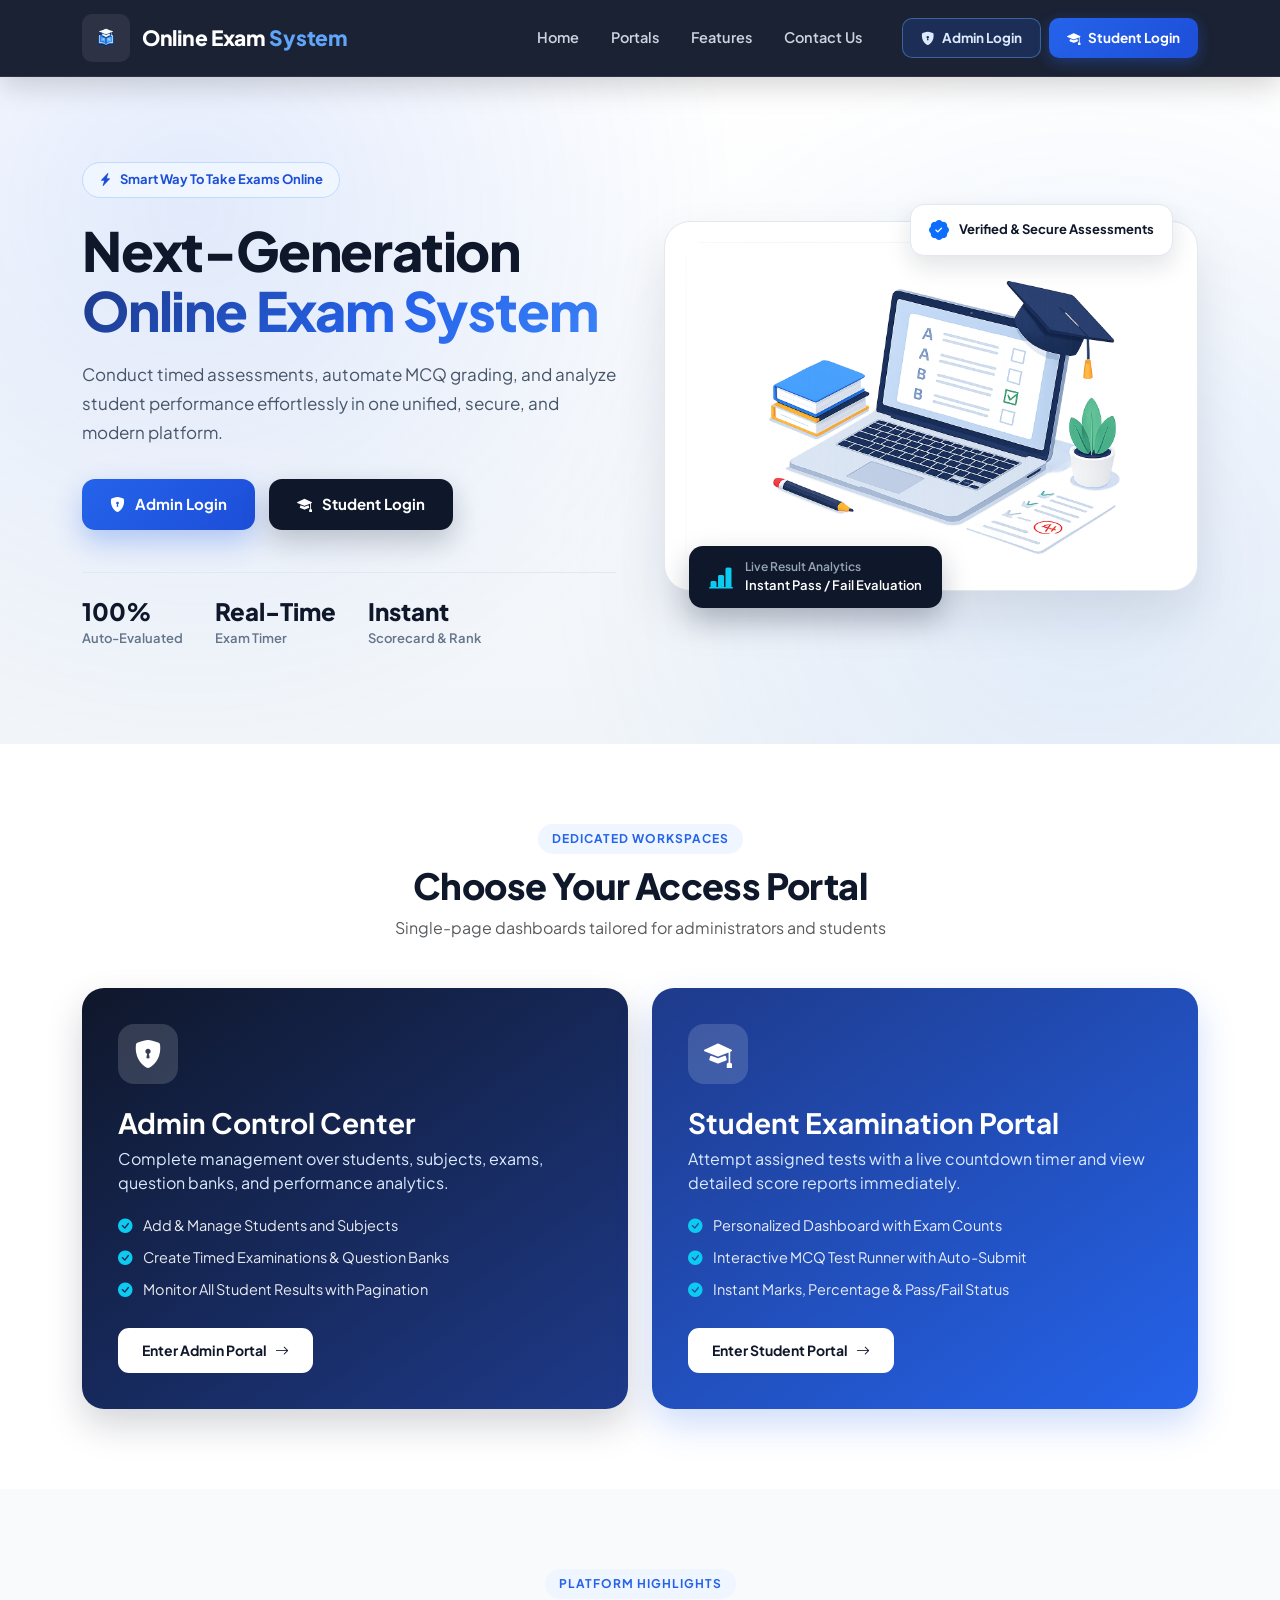
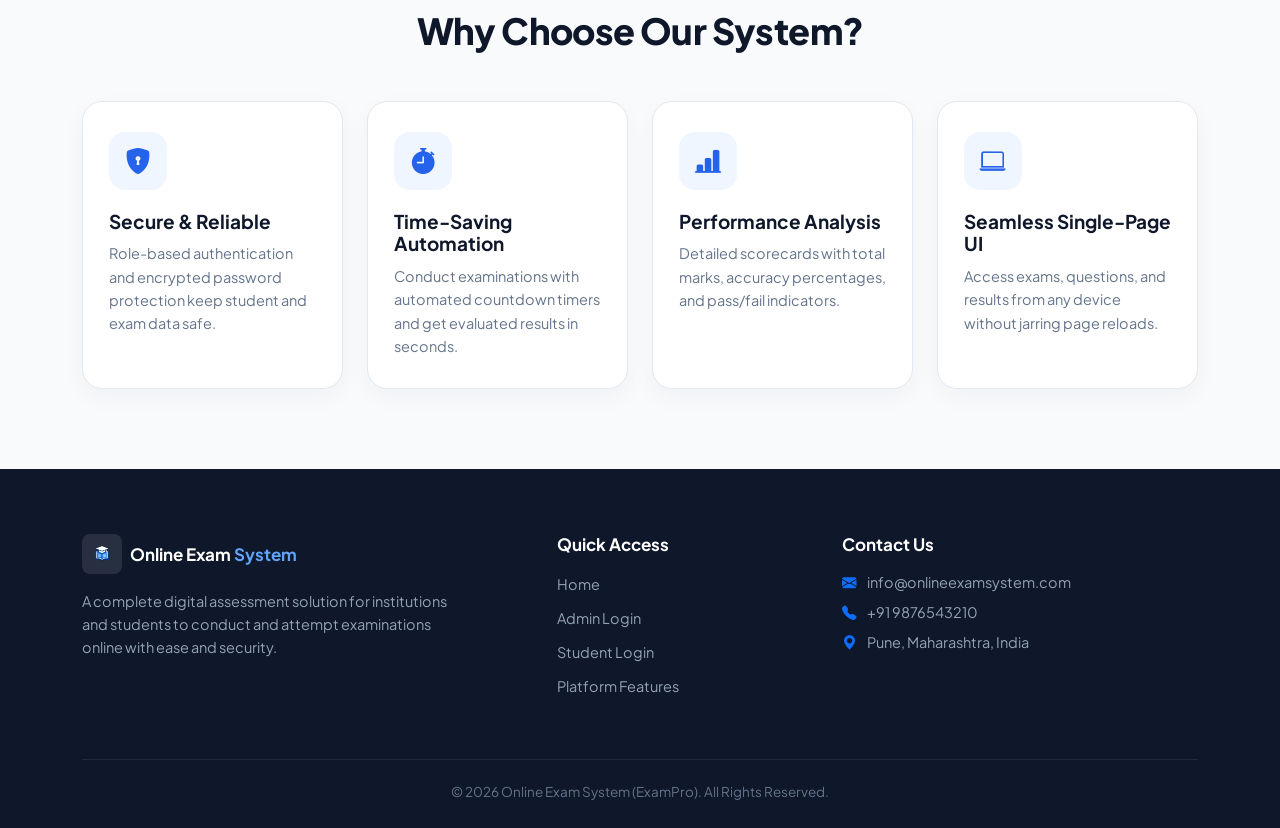
<file: src/main/webapp/index.html>
<!DOCTYPE html>
<html lang="en">
<head>
<meta charset="UTF-8">
<meta http-equiv="refresh" content="0; url=Home.html">
<title>Online Examination System</title>
</head>
<body>
<script>window.location.replace("Home.html");</script>
</body>
</html>
</file>
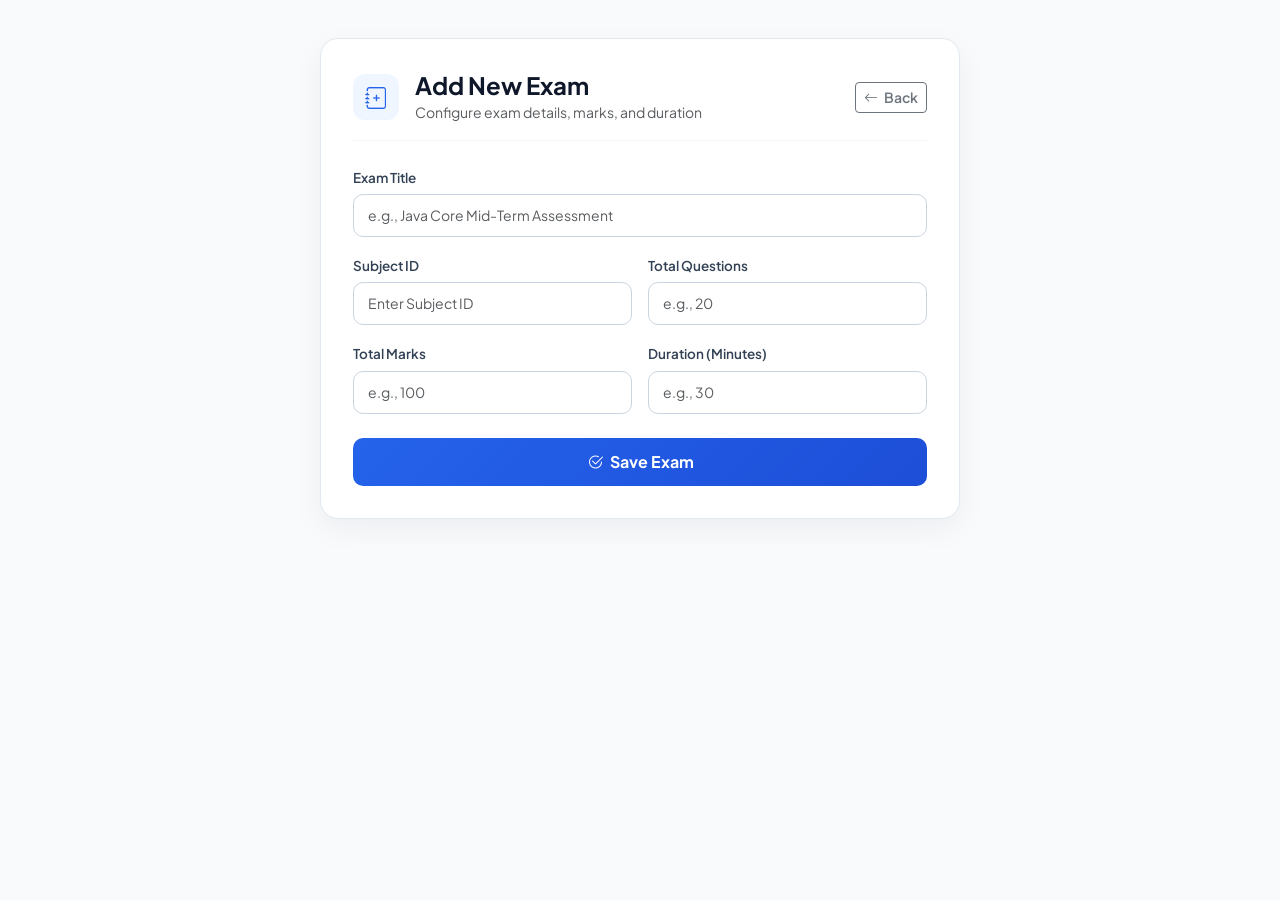
<file: src/main/webapp/addExam.html>
<!DOCTYPE html>
<html lang="en">
<head>
<meta charset="UTF-8">
<meta name="viewport" content="width=device-width, initial-scale=1.0">
<title>Add Exam</title>
<link href="https://fonts.googleapis.com/css2?family=Plus+Jakarta+Sans:wght@400;500;600;700&display=swap" rel="stylesheet">
<link rel="stylesheet" href="https://cdn.jsdelivr.net/npm/bootstrap@5.3.0/dist/css/bootstrap.min.css">
<link rel="stylesheet" href="https://cdn.jsdelivr.net/npm/bootstrap-icons@1.11.3/font/bootstrap-icons.css">
<style>
body {
    background: #f8fafc;
    font-family: 'Plus Jakarta Sans', sans-serif;
    padding: 28px;
    color: #0f172a;
}
.form-card {
    max-width: 640px;
    margin: 10px auto;
    background: #ffffff;
    border-radius: 18px;
    padding: 32px;
    border: 1px solid #e2e8f0;
    box-shadow: 0 10px 30px rgba(15, 23, 42, 0.05);
}
.card-header-box {
    display: flex;
    justify-content: space-between;
    align-items: center;
    gap: 14px;
    margin-bottom: 24px;
    padding-bottom: 16px;
    border-bottom: 1px solid #f1f5f9;
}
.header-icon {
    width: 46px;
    height: 46px;
    border-radius: 12px;
    background: #eff6ff;
    color: #2563eb;
    display: flex;
    align-items: center;
    justify-content: center;
    font-size: 22px;
}
.form-label {
    font-weight: 600;
    font-size: 13.5px;
    color: #334155;
    margin-bottom: 6px;
}
.form-control {
    border-radius: 10px;
    padding: 10px 14px;
    border: 1px solid #cbd5e1;
    font-size: 14px;
}
.form-control:focus {
    border-color: #2563eb;
    box-shadow: 0 0 0 3px rgba(37, 99, 235, 0.12);
}
.btn-submit {
    background: linear-gradient(135deg, #2563eb, #1d4ed8);
    color: #fff;
    border: none;
    padding: 12px 20px;
    border-radius: 10px;
    font-weight: 700;
    width: 100%;
    transition: all 0.2s ease;
}
.btn-submit:hover {
    opacity: 0.95;
    transform: translateY(-1px);
    color: #fff;
}
@media (max-width: 576px) {
    body {
        padding: 12px;
    }
    .form-card {
        padding: 20px 16px;
        border-radius: 14px;
    }
    .card-header-box {
        flex-wrap: wrap;
    }
}
</style>
</head>
<body>

<div class="form-card">
    <div class="card-header-box">
        <div class="d-flex align-items-center gap-3">
            <div class="header-icon"><i class="bi bi-journal-plus"></i></div>
            <div>
                <h4 class="fw-bold m-0">Add New Exam</h4>
                <span class="text-muted small">Configure exam details, marks, and duration</span>
            </div>
        </div>
        <a href="viewExam" class="btn btn-outline-secondary btn-sm fw-semibold">
            <i class="bi bi-arrow-left me-1"></i> Back
        </a>
    </div>

    <div id="alertBox"></div>

    <form action="addExam" method="post">
        <div class="mb-3">
            <label class="form-label">Exam Title</label>
            <input type="text" name="examName" class="form-control" placeholder="e.g., Java Core Mid-Term Assessment" required>
        </div>

        <div class="row g-3 mb-3">
            <div class="col-sm-6">
                <label class="form-label">Subject ID</label>
                <input type="number" name="subjectId" class="form-control" placeholder="Enter Subject ID" required>
            </div>
            <div class="col-sm-6">
                <label class="form-label">Total Questions</label>
                <input type="number" name="totalQuestions" class="form-control" placeholder="e.g., 20" required>
            </div>
        </div>

        <div class="row g-3 mb-4">
            <div class="col-sm-6">
                <label class="form-label">Total Marks</label>
                <input type="number" name="totalMarks" class="form-control" placeholder="e.g., 100" required>
            </div>
            <div class="col-sm-6">
                <label class="form-label">Duration (Minutes)</label>
                <input type="number" name="examDuration" class="form-control" placeholder="e.g., 30" required>
            </div>
        </div>

        <button type="submit" class="btn-submit">
            <i class="bi bi-check2-circle me-1"></i> Save Exam
        </button>
    </form>
</div>

<script>
const params = new URLSearchParams(window.location.search);
if (params.get('msg') === 'success') {
    document.getElementById('alertBox').innerHTML = '<div class="alert alert-success py-2 small fw-semibold"><i class="bi bi-check-circle-fill me-1"></i> Exam added successfully! <a href="viewExam" class="ms-2 fw-bold">View List</a></div>';
} else if (params.get('msg') === 'fail') {
    document.getElementById('alertBox').innerHTML = '<div class="alert alert-danger py-2 small fw-semibold"><i class="bi bi-exclamation-triangle-fill me-1"></i> Failed to add exam. Please check Subject ID.</div>';
}
</script>
</body>
</html>
</file>
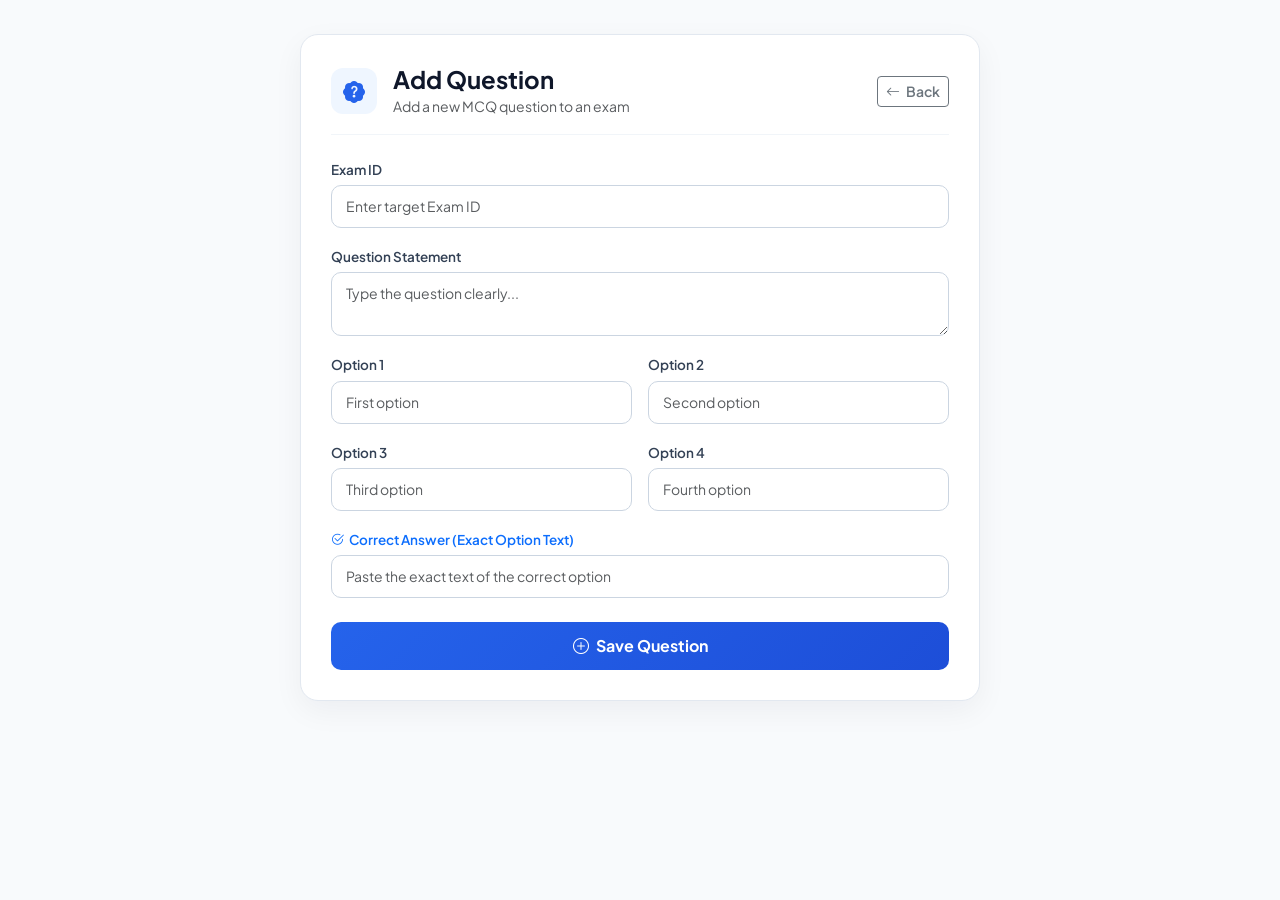
<file: src/main/webapp/addQuestion.html>
<!DOCTYPE html>
<html lang="en">
<head>
<meta charset="UTF-8">
<meta name="viewport" content="width=device-width, initial-scale=1.0">
<title>Add Question</title>
<link href="https://fonts.googleapis.com/css2?family=Plus+Jakarta+Sans:wght@400;500;600;700&display=swap" rel="stylesheet">
<link href="https://cdn.jsdelivr.net/npm/bootstrap@5.3.0/dist/css/bootstrap.min.css" rel="stylesheet">
<link href="https://cdn.jsdelivr.net/npm/bootstrap-icons@1.11.3/font/bootstrap-icons.css" rel="stylesheet">
<style>
body {
    background: #f8fafc;
    font-family: 'Plus Jakarta Sans', sans-serif;
    padding: 24px;
    color: #0f172a;
}
.card-box {
    max-width: 680px;
    margin: 10px auto;
    background: #ffffff;
    padding: 30px;
    border-radius: 18px;
    border: 1px solid #e2e8f0;
    box-shadow: 0 10px 30px rgba(15, 23, 42, 0.05);
}
.card-header-box {
    display: flex;
    justify-content: space-between;
    align-items: center;
    gap: 14px;
    margin-bottom: 22px;
    padding-bottom: 16px;
    border-bottom: 1px solid #f1f5f9;
}
.header-icon {
    width: 46px;
    height: 46px;
    border-radius: 12px;
    background: #eff6ff;
    color: #2563eb;
    display: flex;
    align-items: center;
    justify-content: center;
    font-size: 22px;
}
label {
    font-weight: 600;
    font-size: 13.5px;
    color: #334155;
    margin-bottom: 5px;
}
.form-control {
    border-radius: 10px;
    padding: 10px 14px;
    border: 1px solid #cbd5e1;
    font-size: 14px;
}
.form-control:focus {
    border-color: #2563eb;
    box-shadow: 0 0 0 3px rgba(37, 99, 235, 0.12);
}
.btn-submit {
    background: linear-gradient(135deg, #2563eb, #1d4ed8);
    color: #fff;
    border: none;
    padding: 12px 20px;
    border-radius: 10px;
    font-weight: 700;
    width: 100%;
    transition: all 0.2s ease;
}
.btn-submit:hover {
    opacity: 0.95;
    color: #fff;
}
@media (max-width: 576px) {
    body {
        padding: 12px;
    }
    .card-box {
        padding: 20px 16px;
        border-radius: 14px;
    }
    .card-header-box {
        flex-wrap: wrap;
    }
}
</style>
</head>
<body>

<div class="card-box">
    <div class="card-header-box">
        <div class="d-flex align-items-center gap-3">
            <div class="header-icon"><i class="bi bi-patch-question-fill"></i></div>
            <div>
                <h4 class="fw-bold m-0">Add Question</h4>
                <span class="text-muted small">Add a new MCQ question to an exam</span>
            </div>
        </div>
        <a href="viewQuestions" class="btn btn-outline-secondary btn-sm fw-semibold">
            <i class="bi bi-arrow-left me-1"></i> Back
        </a>
    </div>

    <div id="alertBox"></div>

    <form action="addQuestion" method="post">
        <div class="mb-3">
            <label>Exam ID</label>
            <input type="number" name="examId" class="form-control" placeholder="Enter target Exam ID" required>
        </div>

        <div class="mb-3">
            <label>Question Statement</label>
            <textarea name="questionText" rows="2" class="form-control" placeholder="Type the question clearly..." required></textarea>
        </div>

        <div class="row g-3 mb-3">
            <div class="col-sm-6">
                <label>Option 1</label>
                <input type="text" name="option1" class="form-control" placeholder="First option" required>
            </div>
            <div class="col-sm-6">
                <label>Option 2</label>
                <input type="text" name="option2" class="form-control" placeholder="Second option" required>
            </div>
            <div class="col-sm-6">
                <label>Option 3</label>
                <input type="text" name="option3" class="form-control" placeholder="Third option" required>
            </div>
            <div class="col-sm-6">
                <label>Option 4</label>
                <input type="text" name="option4" class="form-control" placeholder="Fourth option" required>
            </div>
        </div>

        <div class="mb-4">
            <label class="text-primary"><i class="bi bi-check2-circle me-1"></i>Correct Answer (Exact Option Text)</label>
            <input type="text" name="correctAnswer" class="form-control" placeholder="Paste the exact text of the correct option" required>
        </div>

        <button type="submit" class="btn-submit">
            <i class="bi bi-plus-circle me-1"></i> Save Question
        </button>
    </form>
</div>

<script>
const params = new URLSearchParams(window.location.search);
if (params.get('msg') === 'success') {
    document.getElementById('alertBox').innerHTML = '<div class="alert alert-success py-2 small fw-semibold"><i class="bi bi-check-circle-fill me-1"></i> Question added successfully! <a href="viewQuestions" class="ms-2 fw-bold">View List</a></div>';
} else if (params.get('msg') === 'fail' || params.get('msg') === 'error') {
    document.getElementById('alertBox').innerHTML = '<div class="alert alert-danger py-2 small fw-semibold"><i class="bi bi-exclamation-triangle-fill me-1"></i> Could not add question. Verify Exam ID exists.</div>';
}
</script>
</body>
</html>
</file>
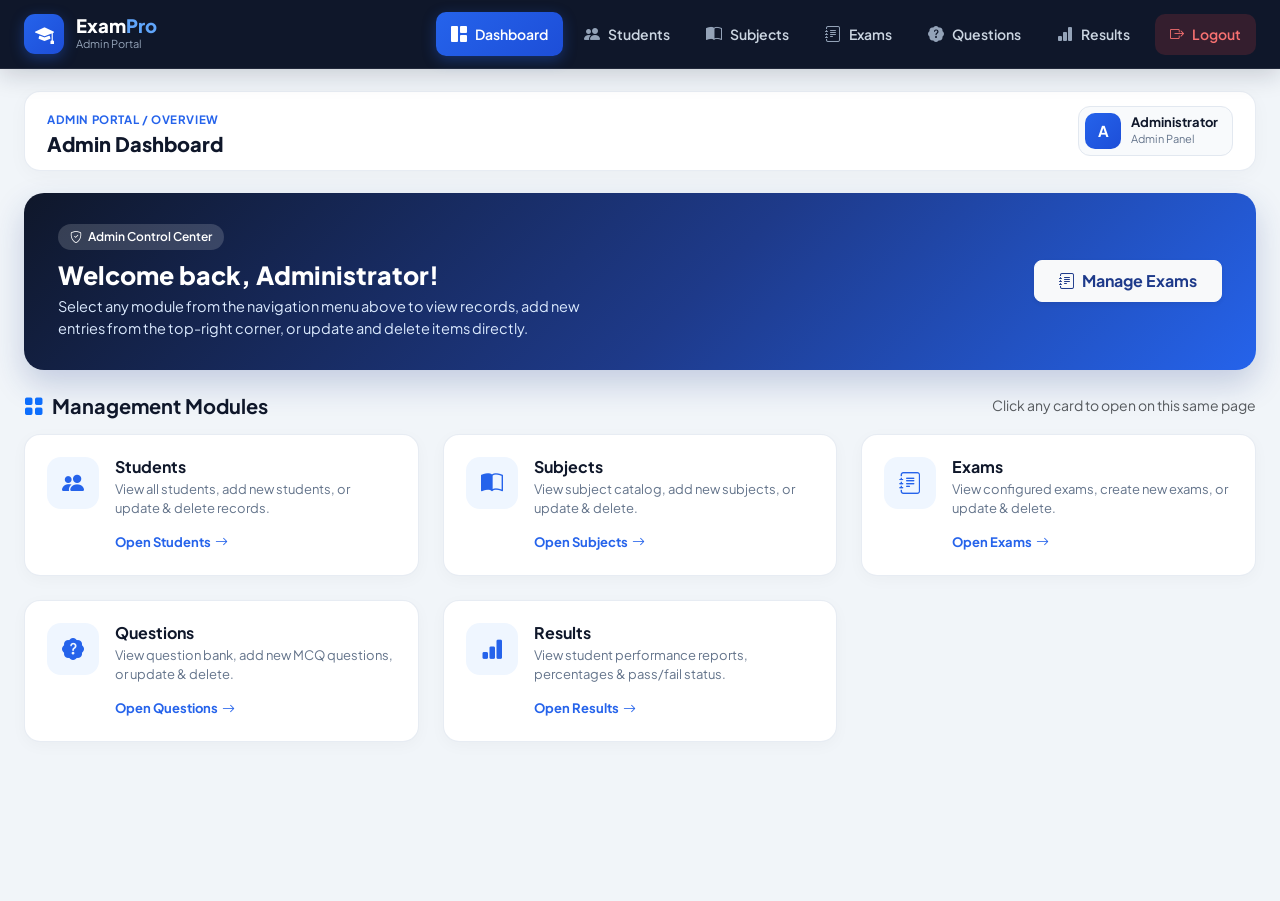
<file: src/main/webapp/AdminDashboard.html>
<!DOCTYPE html>
<html lang="en">
<head>
<meta charset="UTF-8">
<meta name="viewport" content="width=device-width, initial-scale=1.0">
<title>Admin Portal | ExamPro</title>
<link href="https://fonts.googleapis.com/css2?family=Plus+Jakarta+Sans:wght@400;500;600;700;800&display=swap" rel="stylesheet">
<link href="https://cdn.jsdelivr.net/npm/bootstrap@5.3.0/dist/css/bootstrap.min.css" rel="stylesheet">
<link href="https://cdn.jsdelivr.net/npm/bootstrap-icons@1.11.3/font/bootstrap-icons.min.css" rel="stylesheet">
<style>
:root {
    --nav-bg: #0f172a;
    --primary: #2563eb;
    --primary-dark: #1d4ed8;
    --bg-body: #f1f5f9;
    --text-main: #0f172a;
}
* {
    box-sizing: border-box;
    font-family: 'Plus Jakarta Sans', sans-serif;
}
body {
    background: var(--bg-body);
    color: var(--text-main);
    margin: 0;
    overflow-x: hidden;
}

/* TOP NAVBAR (Horizontal on Desktop, Hamburger ☰ in Top-Right on Mobile) */
.dashboard-navbar {
    background: var(--nav-bg);
    color: #fff;
    position: sticky;
    top: 0;
    z-index: 1050;
    box-shadow: 0 6px 24px rgba(15, 23, 42, 0.18);
    border-bottom: 1px solid rgba(255, 255, 255, 0.08);
}
.nav-container {
    max-width: 1360px;
    margin: 0 auto;
    padding: 12px 24px;
    display: flex;
    align-items: center;
    justify-content: space-between;
    gap: 16px;
    position: relative;
}
.brand-box {
    display: flex;
    align-items: center;
    gap: 12px;
    text-decoration: none;
    cursor: pointer;
}
.brand-icon {
    width: 40px;
    height: 40px;
    border-radius: 11px;
    background: linear-gradient(135deg, #2563eb, #1d4ed8);
    display: flex;
    align-items: center;
    justify-content: center;
    color: #fff;
    font-size: 19px;
    box-shadow: 0 4px 14px rgba(37, 99, 235, 0.38);
}
.brand-title {
    color: #fff;
    font-weight: 800;
    margin: 0;
    font-size: 18.5px;
    line-height: 1.1;
}
.brand-title span {
    color: #60a5fa;
}
.brand-sub {
    display: block;
    font-size: 11px;
    color: #94a3b8;
}
.nav-menu {
    display: flex;
    align-items: center;
    gap: 6px;
    list-style: none;
    margin: 0;
    padding: 0;
}
.nav-item-link {
    display: inline-flex;
    align-items: center;
    gap: 8px;
    padding: 10px 15px;
    border-radius: 10px;
    color: #cbd5e1;
    text-decoration: none;
    font-size: 14px;
    font-weight: 600;
    transition: all 0.2s ease;
    cursor: pointer;
    white-space: nowrap;
}
.nav-item-link i {
    font-size: 16px;
    color: #94a3b8;
    transition: color 0.2s ease;
}
.nav-item-link:hover {
    background: rgba(255, 255, 255, 0.08);
    color: #fff;
}
.nav-item-link:hover i {
    color: #60a5fa;
}
.nav-item-link.active {
    background: linear-gradient(135deg, #2563eb, #1d4ed8);
    color: #fff;
    box-shadow: 0 4px 14px rgba(37, 99, 235, 0.35);
}
.nav-item-link.active i {
    color: #fff;
}
.logout-link {
    display: inline-flex;
    align-items: center;
    gap: 8px;
    padding: 10px 15px;
    border-radius: 10px;
    background: rgba(239, 68, 68, 0.16);
    color: #f87171;
    text-decoration: none;
    font-weight: 600;
    font-size: 14px;
    transition: 0.2s;
    white-space: nowrap;
    margin-left: 4px;
}
.logout-link:hover {
    background: #ef4444;
    color: #fff;
}
.hamburger-btn {
    display: none;
    background: rgba(255, 255, 255, 0.08);
    border: 1px solid rgba(255, 255, 255, 0.16);
    color: #fff;
    width: 42px;
    height: 42px;
    border-radius: 10px;
    font-size: 22px;
    align-items: center;
    justify-content: center;
    cursor: pointer;
    transition: 0.2s;
    line-height: 1;
}
.hamburger-btn:hover {
    background: rgba(255, 255, 255, 0.15);
}

/* MAIN CONTENT */
.main {
    max-width: 1360px;
    margin: 0 auto;
    min-height: calc(100vh - 68px);
    padding: 22px 24px;
    display: flex;
    flex-direction: column;
}
.topbar {
    background: #fff;
    padding: 14px 22px;
    border-radius: 16px;
    display: flex;
    justify-content: space-between;
    align-items: center;
    margin-bottom: 22px;
    border: 1px solid rgba(226, 232, 240, 0.8);
    box-shadow: 0 4px 20px rgba(15, 23, 42, 0.03);
}
.breadcrumb-tag {
    font-size: 11.5px;
    font-weight: 700;
    color: #2563eb;
    text-transform: uppercase;
    letter-spacing: 0.6px;
}
.page-title {
    margin: 2px 0 0 0;
    font-weight: 800;
    font-size: 20px;
    color: #0f172a;
}
.profile-chip {
    display: flex;
    align-items: center;
    gap: 10px;
    padding: 6px 14px 6px 6px;
    border-radius: 12px;
    background: #f8fafc;
    border: 1px solid #e2e8f0;
}
.avatar {
    width: 36px;
    height: 36px;
    border-radius: 10px;
    background: linear-gradient(135deg, #2563eb, #1d4ed8);
    color: #fff;
    font-weight: 700;
    display: flex;
    align-items: center;
    justify-content: center;
    font-size: 15px;
}

/* HERO BANNER */
.hero-card {
    background: linear-gradient(135deg, #0f172a 0%, #1e3a8a 55%, #2563eb 100%);
    border-radius: 20px;
    padding: 30px 34px;
    color: #fff;
    display: flex;
    justify-content: space-between;
    align-items: center;
    gap: 20px;
    margin-bottom: 24px;
    box-shadow: 0 14px 32px rgba(30, 58, 138, 0.22);
}
.hero-card h2 {
    font-weight: 800;
    font-size: 25px;
    margin-bottom: 6px;
}
.hero-card p {
    color: #dbeafe;
    margin: 0;
    font-size: 14.5px;
    max-width: 560px;
}

/* MODULE CARDS */
.module-card {
    background: #fff;
    border-radius: 16px;
    padding: 22px;
    border: 1px solid rgba(226, 232, 240, 0.8);
    box-shadow: 0 4px 16px rgba(15, 23, 42, 0.03);
    display: flex;
    align-items: flex-start;
    gap: 16px;
    cursor: pointer;
    transition: all 0.22s ease;
    height: 100%;
}
.module-card:hover {
    transform: translateY(-4px);
    border-color: #bfdbfe;
    box-shadow: 0 12px 26px rgba(37, 99, 235, 0.1);
}
.module-icon {
    width: 52px;
    height: 52px;
    border-radius: 14px;
    display: flex;
    align-items: center;
    justify-content: center;
    font-size: 22px;
    flex-shrink: 0;
    background: #eff6ff;
    color: #2563eb;
}
.module-info h6 {
    font-weight: 700;
    font-size: 16px;
    margin-bottom: 4px;
    color: #0f172a;
}
.module-info p {
    font-size: 13px;
    color: #64748b;
    margin-bottom: 10px;
}
.module-link {
    font-size: 13px;
    font-weight: 700;
    color: #2563eb;
    display: inline-flex;
    align-items: center;
    gap: 4px;
}

/* WORKSPACE BOX */
.workspace-box {
    flex: 1;
    display: flex;
    flex-direction: column;
    background: #fff;
    border-radius: 18px;
    border: 1px solid rgba(226, 232, 240, 0.8);
    box-shadow: 0 6px 24px rgba(15, 23, 42, 0.04);
    overflow: hidden;
    min-height: calc(100vh - 175px);
}
#contentFrame {
    width: 100%;
    flex: 1;
    min-height: calc(100vh - 180px);
    border: none;
    background: #f8fafc;
}

/* MOBILE RESPONSIVE MEDIA QUERY */
@media (max-width: 992px) {
    .hamburger-btn {
        display: inline-flex;
    }
    .nav-menu {
        display: flex;
        flex-direction: column;
        align-items: stretch;
        gap: 6px;
        position: absolute;
        top: 100%;
        left: 0;
        right: 0;
        background: #0f172a;
        padding: 0 20px;
        max-height: 0;
        overflow: hidden;
        opacity: 0;
        transition: max-height 0.32s ease, opacity 0.25s ease, padding 0.25s ease;
        border-bottom: 1px solid rgba(255, 255, 255, 0.08);
        box-shadow: 0 16px 32px rgba(15, 23, 42, 0.35);
    }
    .nav-menu.open {
        max-height: 520px;
        opacity: 1;
        padding: 14px 20px 18px 20px;
    }
    .nav-item-link,
    .logout-link {
        width: 100%;
        margin-left: 0;
        padding: 12px 16px;
    }
    .logout-link {
        justify-content: center;
        margin-top: 4px;
    }
    .main {
        padding: 16px;
    }
    .hero-card {
        flex-direction: column;
        align-items: flex-start;
        padding: 22px 20px;
    }
    .hero-card h2 {
        font-size: 21px;
    }
}

@media (max-width: 576px) {
    .nav-container {
        padding: 10px 16px;
    }
    .main {
        padding: 10px;
    }
    .topbar {
        padding: 10px 14px;
        border-radius: 12px;
        margin-bottom: 14px;
    }
    .profile-chip {
        padding: 5px;
    }
    .page-title {
        font-size: 16.5px;
    }
    .breadcrumb-tag {
        font-size: 10px;
    }
    .hero-card {
        padding: 18px 16px;
        border-radius: 16px;
    }
    .hero-card h2 {
        font-size: 19px;
    }
    .hero-card p {
        font-size: 13.5px;
    }
    .hero-action-wrap,
    .hero-action-wrap button {
        width: 100%;
    }
    .module-card {
        padding: 16px;
        border-radius: 14px;
    }
    .workspace-box {
        min-height: calc(100vh - 140px);
        border-radius: 14px;
    }
    #contentFrame {
        min-height: calc(100vh - 145px);
    }
}
</style>
</head>
<body>

<!-- TOP RESPONSIVE NAVBAR WITH HAMBURGER (☰) IN TOP RIGHT -->
<nav class="dashboard-navbar">
    <div class="nav-container">
        <div class="brand-box" onclick="showOverview()">
            <div class="brand-icon"><i class="bi bi-mortarboard-fill"></i></div>
            <div>
                <h5 class="brand-title">Exam<span>Pro</span></h5>
                <span class="brand-sub">Admin Portal</span>
            </div>
        </div>

        <button class="hamburger-btn" id="hamburgerBtn" onclick="toggleMenu()" aria-label="Toggle Navigation">&#9776;</button>

        <div class="nav-menu" id="navMenu">
            <a class="nav-item-link active" id="nav-overview" onclick="showOverview()">
                <i class="bi bi-grid-1x2-fill"></i>
                <span>Dashboard</span>
            </a>

            <a class="nav-item-link" id="nav-students" onclick="openModule(this, 'viewStudents', 'Students Management', 'Admin Portal / Students')">
                <i class="bi bi-people-fill"></i>
                <span>Students</span>
            </a>

            <a class="nav-item-link" id="nav-subjects" onclick="openModule(this, 'viewSubject', 'Subjects Management', 'Admin Portal / Subjects')">
                <i class="bi bi-book-half"></i>
                <span>Subjects</span>
            </a>

            <a class="nav-item-link" id="nav-exams" onclick="openModule(this, 'viewExam', 'Examinations Management', 'Admin Portal / Exams')">
                <i class="bi bi-journal-text"></i>
                <span>Exams</span>
            </a>

            <a class="nav-item-link" id="nav-questions" onclick="openModule(this, 'viewQuestions', 'Questions Management', 'Admin Portal / Questions')">
                <i class="bi bi-patch-question-fill"></i>
                <span>Questions</span>
            </a>

            <a class="nav-item-link" id="nav-results" onclick="openModule(this, 'viewResults', 'Examination Results', 'Admin Portal / Results')">
                <i class="bi bi-bar-chart-fill"></i>
                <span>Results</span>
            </a>

            <a href="Home.html" class="logout-link" onclick="closeMenu()">
                <i class="bi bi-box-arrow-right"></i>
                <span>Logout</span>
            </a>
        </div>
    </div>
</nav>

<!-- MAIN WORKSPACE -->
<div class="main">
    <!-- TOPBAR -->
    <header class="topbar">
        <div>
            <span class="breadcrumb-tag" id="topBreadcrumb">Admin Portal / Overview</span>
            <h4 class="page-title" id="topTitle">Admin Dashboard</h4>
        </div>
        <div class="d-flex align-items-center gap-3">
            <div class="profile-chip">
                <div class="avatar">A</div>
                <div class="d-none d-sm-block">
                    <div style="font-size:13px;font-weight:700;color:#0f172a;line-height:1.2;">Administrator</div>
                    <div style="font-size:11px;color:#64748b;">Admin Panel</div>
                </div>
            </div>
        </div>
    </header>

    <!-- 1) OVERVIEW SECTION -->
    <div id="sectionOverview">
        <div class="hero-card">
            <div>
                <span style="background:rgba(255,255,255,0.16);padding:4px 12px;border-radius:999px;font-size:12px;font-weight:600;display:inline-block;margin-bottom:10px;">
                    <i class="bi bi-shield-check me-1"></i> Admin Control Center
                </span>
                <h2>Welcome back, Administrator!</h2>
                <p>Select any module from the navigation menu above to view records, add new entries from the top-right corner, or update and delete items directly.</p>
            </div>
            <div class="hero-action-wrap">
                <button onclick="openModule(document.getElementById('nav-exams'), 'viewExam', 'Examinations Management', 'Admin Portal / Exams')" class="btn btn-light fw-bold px-4 py-2 rounded-3 shadow-sm" style="color:#1e3a8a;white-space:nowrap;">
                    <i class="bi bi-journal-text me-1"></i> Manage Exams
                </button>
            </div>
        </div>

        <div class="d-flex flex-wrap justify-content-between align-items-center gap-2 mb-3">
            <h5 class="fw-bold m-0"><i class="bi bi-grid-fill text-primary me-2"></i>Management Modules</h5>
            <span class="text-muted small">Click any card to open on this same page</span>
        </div>

        <div class="row g-3 g-md-4">
            <div class="col-lg-4 col-sm-6">
                <div class="module-card" onclick="openModule(document.getElementById('nav-students'), 'viewStudents', 'Students Management', 'Admin Portal / Students')">
                    <div class="module-icon"><i class="bi bi-people-fill"></i></div>
                    <div class="module-info">
                        <h6>Students</h6>
                        <p>View all students, add new students, or update & delete records.</p>
                        <span class="module-link">Open Students <i class="bi bi-arrow-right"></i></span>
                    </div>
                </div>
            </div>

            <div class="col-lg-4 col-sm-6">
                <div class="module-card" onclick="openModule(document.getElementById('nav-subjects'), 'viewSubject', 'Subjects Management', 'Admin Portal / Subjects')">
                    <div class="module-icon"><i class="bi bi-book-half"></i></div>
                    <div class="module-info">
                        <h6>Subjects</h6>
                        <p>View subject catalog, add new subjects, or update & delete.</p>
                        <span class="module-link">Open Subjects <i class="bi bi-arrow-right"></i></span>
                    </div>
                </div>
            </div>

            <div class="col-lg-4 col-sm-6">
                <div class="module-card" onclick="openModule(document.getElementById('nav-exams'), 'viewExam', 'Examinations Management', 'Admin Portal / Exams')">
                    <div class="module-icon"><i class="bi bi-journal-text"></i></div>
                    <div class="module-info">
                        <h6>Exams</h6>
                        <p>View configured exams, create new exams, or update & delete.</p>
                        <span class="module-link">Open Exams <i class="bi bi-arrow-right"></i></span>
                    </div>
                </div>
            </div>

            <div class="col-lg-4 col-sm-6">
                <div class="module-card" onclick="openModule(document.getElementById('nav-questions'), 'viewQuestions', 'Questions Management', 'Admin Portal / Questions')">
                    <div class="module-icon"><i class="bi bi-patch-question-fill"></i></div>
                    <div class="module-info">
                        <h6>Questions</h6>
                        <p>View question bank, add new MCQ questions, or update & delete.</p>
                        <span class="module-link">Open Questions <i class="bi bi-arrow-right"></i></span>
                    </div>
                </div>
            </div>

            <div class="col-lg-4 col-sm-6">
                <div class="module-card" onclick="openModule(document.getElementById('nav-results'), 'viewResults', 'Examination Results', 'Admin Portal / Results')">
                    <div class="module-icon"><i class="bi bi-bar-chart-fill"></i></div>
                    <div class="module-info">
                        <h6>Results</h6>
                        <p>View student performance reports, percentages & pass/fail status.</p>
                        <span class="module-link">Open Results <i class="bi bi-arrow-right"></i></span>
                    </div>
                </div>
            </div>
        </div>
    </div>

    <!-- 2) SAME-PAGE WORKSPACE SECTION -->
    <div id="sectionWorkspace" class="workspace-box d-none">
        <iframe name="contentFrame" id="contentFrame" src="about:blank"></iframe>
    </div>
</div>

<script>
function toggleMenu() {
    const menu = document.getElementById('navMenu');
    const btn = document.getElementById('hamburgerBtn');
    menu.classList.toggle('open');
    btn.innerHTML = menu.classList.contains('open') ? '&times;' : '&#9776;';
}

function closeMenu() {
    const menu = document.getElementById('navMenu');
    const btn = document.getElementById('hamburgerBtn');
    menu.classList.remove('open');
    if (btn) btn.innerHTML = '&#9776;';
}

function clearNav() {
    document.querySelectorAll('.nav-menu .nav-item-link').forEach(a => a.classList.remove('active'));
}

function openModule(el, url, title, crumb) {
    clearNav();
    if (el) el.classList.add('active');
    document.getElementById('topTitle').textContent = title;
    document.getElementById('topBreadcrumb').textContent = crumb;
    document.getElementById('sectionOverview').classList.add('d-none');
    document.getElementById('sectionWorkspace').classList.remove('d-none');
    document.getElementById('contentFrame').src = url;
    closeMenu();
}

function showOverview() {
    clearNav();
    document.getElementById('nav-overview').classList.add('active');
    document.getElementById('topTitle').textContent = 'Admin Dashboard';
    document.getElementById('topBreadcrumb').textContent = 'Admin Portal / Overview';
    document.getElementById('sectionWorkspace').classList.add('d-none');
    document.getElementById('sectionOverview').classList.remove('d-none');
    closeMenu();
}
</script>

</body>
</html>
</file>
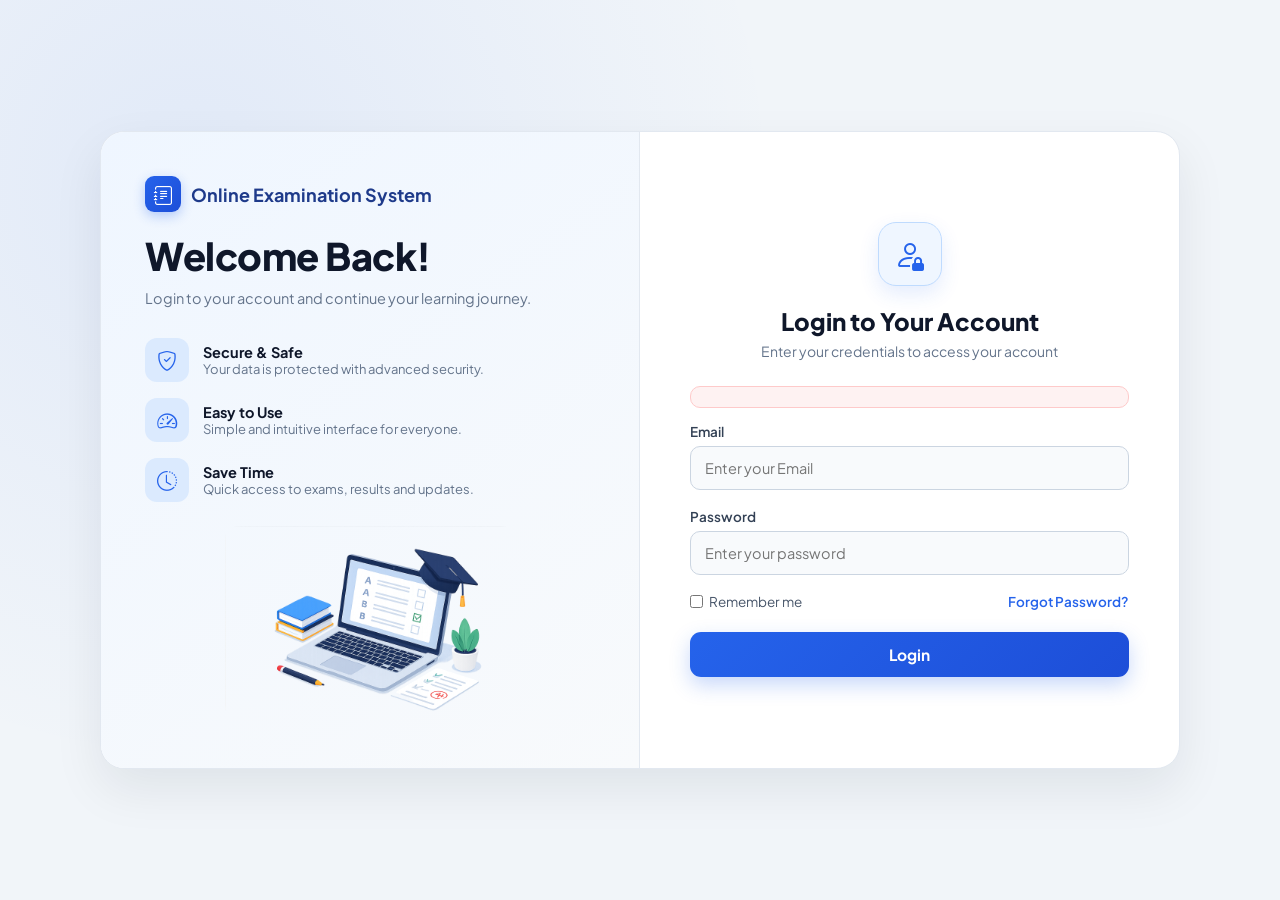
<file: src/main/webapp/Adminlogin.html>
<!DOCTYPE html>
<html lang="en">

<head>

<meta charset="UTF-8">
<meta name="viewport" content="width=device-width, initial-scale=1.0">

<title>Online Examination Login</title>

<link rel="stylesheet"
href="https://cdn.jsdelivr.net/npm/bootstrap-icons@1.11.3/font/bootstrap-icons.min.css">

<link rel="stylesheet" href="CSS/AdminLogin.css">

</head>

<body>

<div class="container">

    <!-- LEFT SIDE -->

    <div class="left">

        <div>

            <div class="logo">

                <div class="logo-i">
                    <i class="bi bi-journal-text"></i>
                </div>

                Online Examination System

            </div>

            <div class="welcome">

                <h1>Welcome Back!</h1>

                <p>
                    Login to your account and continue your learning journey.
                </p>

            </div>

            <div class="features">

                <div class="feature">

                    <div class="icon-box">
                        <i class="bi bi-shield-check"></i>
                    </div>

                    <div class="feature-text">
                        <b>Secure & Safe</b>
                        <p>Your data is protected with advanced security.</p>
                    </div>

                </div>

                <div class="feature">

                    <div class="icon-box">
                        <i class="bi bi-speedometer2"></i>
                    </div>

                    <div class="feature-text">
                        <b>Easy to Use</b>
                        <p>Simple and intuitive interface for everyone.</p>
                    </div>

                </div>

                <div class="feature">

                    <div class="icon-box">
                        <i class="bi bi-clock-history"></i>
                    </div>

                    <div class="feature-text">
                        <b>Save Time</b>
                        <p>Quick access to exams, results and updates.</p>
                    </div>

                </div>

            </div>

        </div>

        <div class="bottom-img">

            <img src="IMG/contentImg.png" alt="student">

        </div>

    </div>

    <!-- RIGHT SIDE -->

    <div class="right">

        <div class="login-icon">

            <i class="bi bi-person-lock"></i>

        </div>

        <h2>Login to Your Account</h2>

        <p>
            Enter your credentials to access your account
        </p>

        <!-- LOGIN FORM -->

        <form action="adminLogin" method="post">

            <!-- ERROR MESSAGE -->

            <p id="errorMsg"
            style="
            color:red;
            text-align:center;
            margin-bottom:15px;
            ">
            </p>

            <!-- EMAIL -->

            <div class="input-box">

                <label>Email</label>

                <input type="email"
                name="email"
                placeholder="Enter your Email"
                required>

            </div>

            <!-- PASSWORD -->

            <div class="input-box">

                <label>Password</label>

                <input type="password"
                name="password"
                placeholder="Enter your password"
                required>

            </div>

            <!-- REMEMBER -->

            <div class="remember">

                <label>
                    <input type="checkbox">
                    Remember me
                </label>

                <a href="#">
                    Forgot Password?
                </a>

            </div>

            <!-- LOGIN BUTTON -->

            <button class="btn" type="submit">

                Login

            </button>

        </form>

    </div>

</div>

<script src="JS/AdminLogin.js"></script>

</body>

</html>
</file>
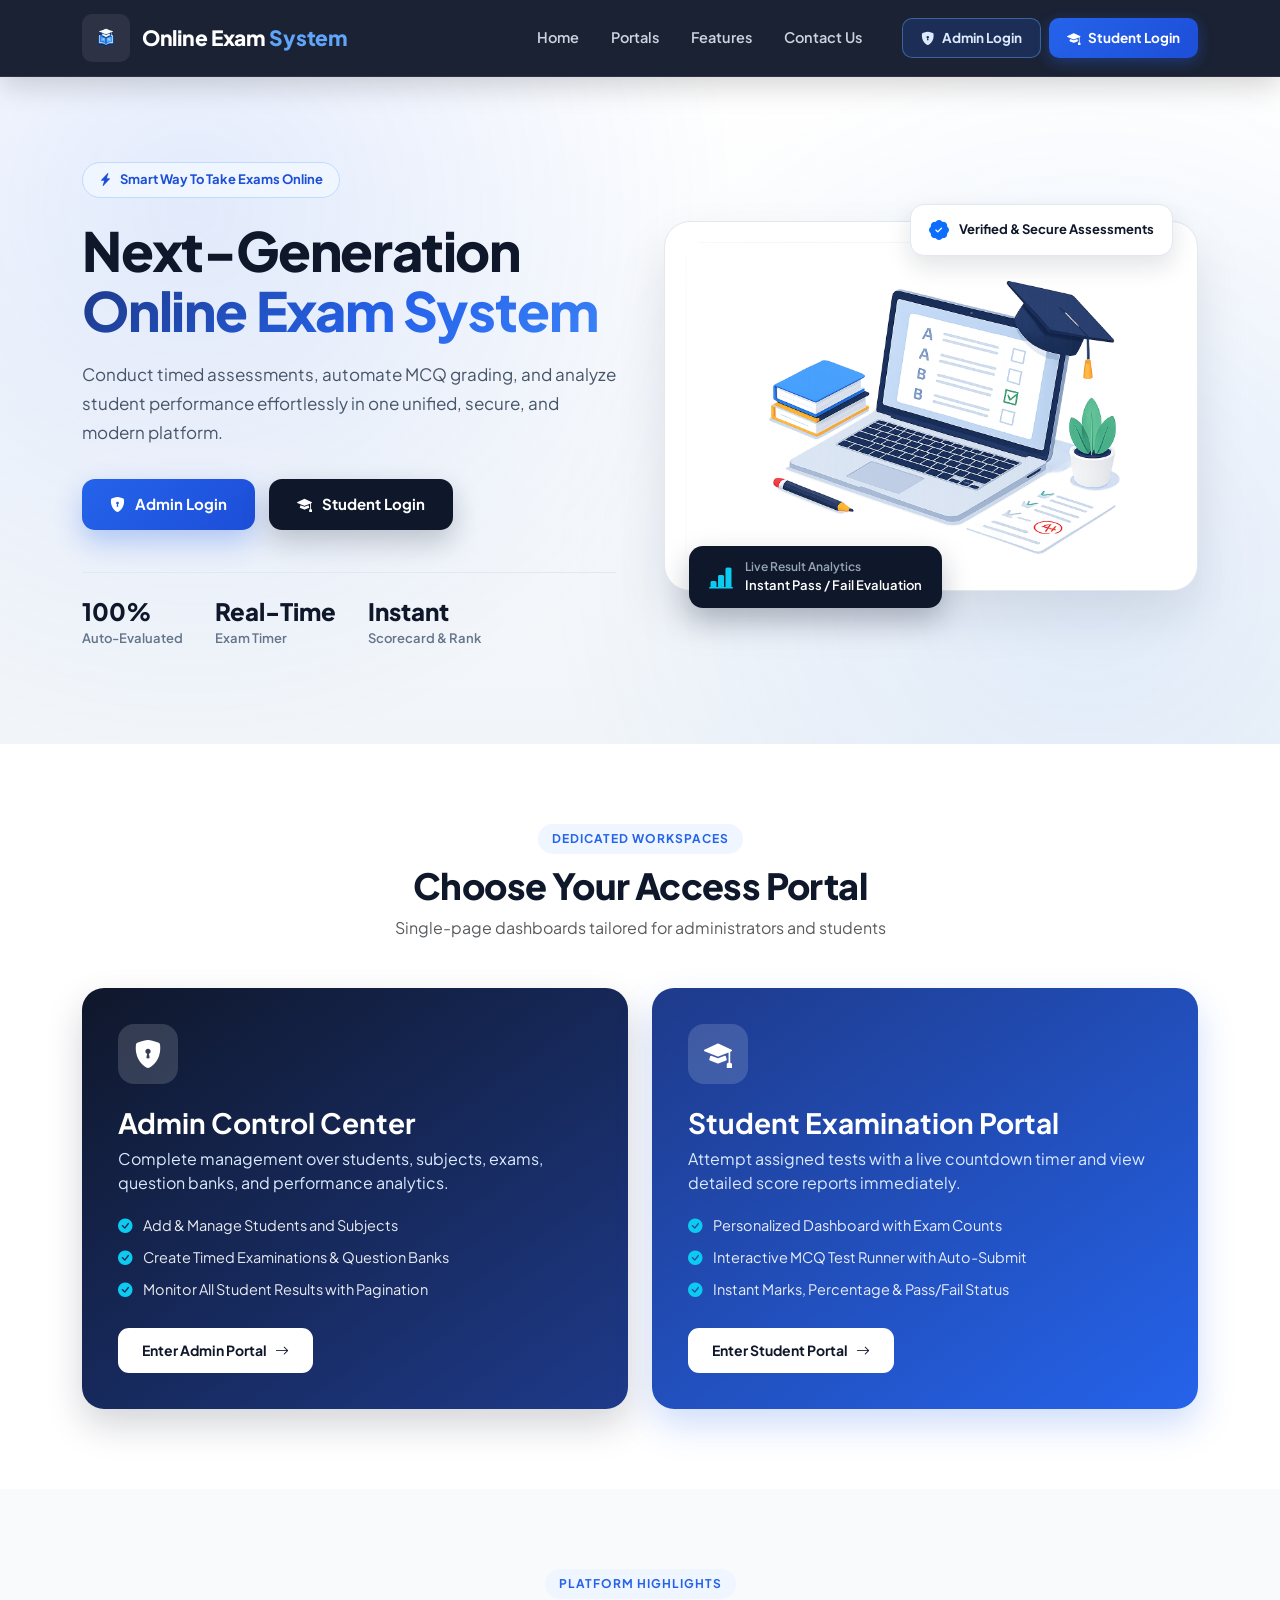
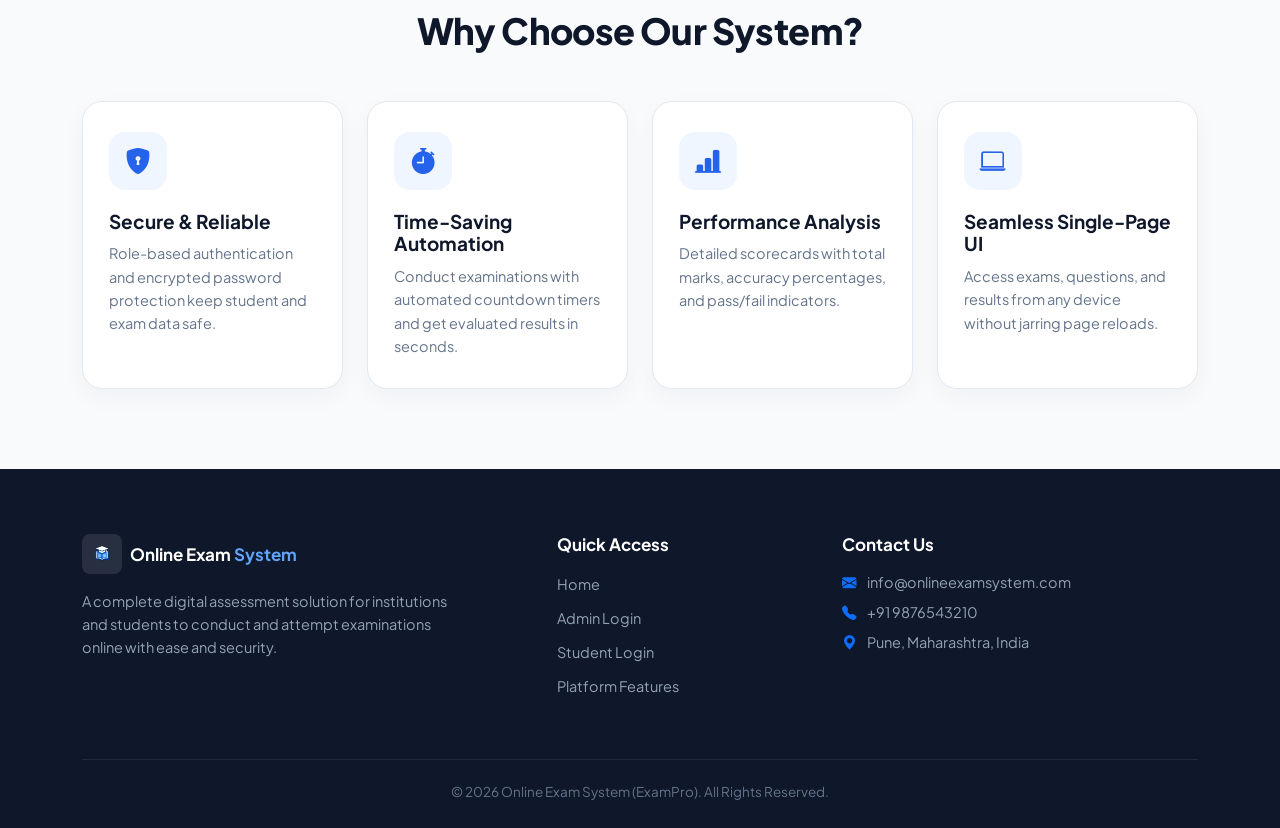
<file: src/main/webapp/Home.html>
<!DOCTYPE html>
<html lang="en">
<head>
<meta charset="UTF-8" />
<meta name="viewport" content="width=device-width, initial-scale=1.0" />
<title>ExamPro | Smart Online Examination System</title>
<link href="https://fonts.googleapis.com/css2?family=Plus+Jakarta+Sans:wght@400;500;600;700;800&display=swap" rel="stylesheet">
<link href="https://cdn.jsdelivr.net/npm/bootstrap@5.3.0/dist/css/bootstrap.min.css" rel="stylesheet" />
<link rel="stylesheet" href="https://cdn.jsdelivr.net/npm/bootstrap-icons@1.11.3/font/bootstrap-icons.min.css">
<style>
:root {
    --navy-dark: #0f172a;
    --primary: #2563eb;
    --primary-dark: #1d4ed8;
    --text-dark: #0f172a;
    --text-muted: #64748b;
}

* {
    margin: 0;
    padding: 0;
    box-sizing: border-box;
    font-family: 'Plus Jakarta Sans', sans-serif;
}

html {
    scroll-behavior: smooth;
}

body {
    background-color: #f8fafc;
    color: var(--text-dark);
    overflow-x: hidden;
}

/* ==================== NAVBAR ==================== */
.custom-navbar {
    background: rgba(15, 23, 42, 0.95);
    backdrop-filter: blur(14px);
    padding: 14px 0;
    position: sticky;
    top: 0;
    z-index: 1000;
    border-bottom: 1px solid rgba(255, 255, 255, 0.08);
    box-shadow: 0 8px 30px rgba(0, 0, 0, 0.18);
}

.brand-wrap {
    display: flex;
    align-items: center;
    gap: 12px;
    text-decoration: none;
}

.brand-wrap img {
    width: 48px;
    height: 48px;
    object-fit: contain;
    border-radius: 10px;
    background: rgba(255, 255, 255, 0.08);
    padding: 4px;
}

.brand-text {
    color: #fff;
    font-weight: 800;
    font-size: 21px;
    margin: 0;
    letter-spacing: -0.3px;
}

.brand-text span {
    color: #60a5fa;
}

.nav-links-list .nav-link {
    color: #cbd5e1 !important;
    font-weight: 600;
    font-size: 14.5px;
    padding: 8px 16px !important;
    border-radius: 8px;
    transition: all 0.2s ease;
}

.nav-links-list .nav-link:hover {
    color: #ffffff !important;
    background: rgba(255, 255, 255, 0.07);
}

.btn-nav-outline {
    background: rgba(37, 99, 235, 0.18);
    border: 1px solid rgba(96, 165, 250, 0.45);
    color: #dbeafe;
    font-weight: 700;
    font-size: 13.5px;
    padding: 9px 18px;
    border-radius: 10px;
    text-decoration: none;
    transition: all 0.2s ease;
    display: inline-flex;
    align-items: center;
    gap: 7px;
}

.btn-nav-outline:hover {
    background: #2563eb;
    color: #fff;
    border-color: #2563eb;
}

.btn-nav-solid {
    background: linear-gradient(135deg, #2563eb, #1d4ed8);
    color: #ffffff;
    font-weight: 700;
    font-size: 13.5px;
    padding: 9px 18px;
    border-radius: 10px;
    text-decoration: none;
    transition: all 0.2s ease;
    display: inline-flex;
    align-items: center;
    gap: 7px;
    box-shadow: 0 4px 14px rgba(37, 99, 235, 0.35);
}

.btn-nav-solid:hover {
    transform: translateY(-1px);
    color: #fff;
    box-shadow: 0 6px 20px rgba(37, 99, 235, 0.5);
}

/* ==================== HERO SECTION ==================== */
.hero-section {
    position: relative;
    padding: 85px 0 95px 0;
    background: radial-gradient(circle at 15% 20%, rgba(37, 99, 235, 0.12) 0%, transparent 45%),
                radial-gradient(circle at 85% 75%, rgba(59, 130, 246, 0.1) 0%, transparent 45%),
                linear-gradient(180deg, #ffffff 0%, #f1f5f9 100%);
    overflow: hidden;
}

.hero-pill {
    display: inline-flex;
    align-items: center;
    gap: 8px;
    background: #eff6ff;
    border: 1px solid #bfdbfe;
    color: #1d4ed8;
    font-weight: 700;
    font-size: 13px;
    padding: 7px 16px;
    border-radius: 999px;
    margin-bottom: 22px;
}

.hero-title {
    font-size: 54px;
    font-weight: 800;
    line-height: 1.12;
    letter-spacing: -1.2px;
    color: #0f172a;
    margin-bottom: 20px;
}

.hero-title .gradient-span {
    background: linear-gradient(135deg, #1e3a8a 0%, #2563eb 60%, #3b82f6 100%);
    -webkit-background-clip: text;
    -webkit-text-fill-color: transparent;
}

.hero-desc {
    font-size: 17px;
    color: #475569;
    line-height: 1.7;
    max-width: 540px;
    margin-bottom: 32px;
}

.hero-cta-group {
    display: flex;
    flex-wrap: wrap;
    gap: 14px;
    margin-bottom: 42px;
}

.btn-hero-primary {
    background: linear-gradient(135deg, #2563eb, #1d4ed8);
    color: #ffffff;
    font-weight: 700;
    font-size: 15px;
    padding: 14px 28px;
    border-radius: 13px;
    text-decoration: none;
    display: inline-flex;
    align-items: center;
    gap: 10px;
    box-shadow: 0 12px 28px rgba(37, 99, 235, 0.3);
    transition: all 0.25s ease;
}

.btn-hero-primary:hover {
    transform: translateY(-3px);
    color: #ffffff;
    box-shadow: 0 16px 34px rgba(37, 99, 235, 0.42);
}

.btn-hero-secondary {
    background: #0f172a;
    color: #ffffff;
    font-weight: 700;
    font-size: 15px;
    padding: 14px 28px;
    border-radius: 13px;
    text-decoration: none;
    display: inline-flex;
    align-items: center;
    gap: 10px;
    box-shadow: 0 12px 28px rgba(15, 23, 42, 0.22);
    transition: all 0.25s ease;
}

.btn-hero-secondary:hover {
    transform: translateY(-3px);
    background: #1e293b;
    color: #ffffff;
}

.hero-stats-row {
    display: flex;
    gap: 32px;
    padding-top: 24px;
    border-top: 1px solid #e2e8f0;
}

.stat-mini h4 {
    font-weight: 800;
    font-size: 24px;
    color: #0f172a;
    margin: 0;
}

.stat-mini span {
    font-size: 13px;
    font-weight: 600;
    color: #64748b;
}

/* HERO IMAGE SHOWCASE */
.hero-visual-card {
    position: relative;
    background: #ffffff;
    padding: 20px;
    border-radius: 26px;
    border: 1px solid #e2e8f0;
    box-shadow: 0 24px 50px rgba(15, 23, 42, 0.1);
    transition: transform 0.3s ease;
}

.hero-visual-card:hover {
    transform: translateY(-6px);
}

.hero-visual-card img {
    width: 100%;
    height: auto;
    border-radius: 18px;
    display: block;
}

.floating-badge-top {
    position: absolute;
    top: -18px;
    right: 24px;
    background: #ffffff;
    padding: 10px 18px;
    border-radius: 14px;
    box-shadow: 0 10px 25px rgba(15, 23, 42, 0.12);
    border: 1px solid #e2e8f0;
    display: flex;
    align-items: center;
    gap: 10px;
    font-weight: 700;
    font-size: 13px;
    color: #0f172a;
}

.floating-badge-bottom {
    position: absolute;
    bottom: -18px;
    left: 24px;
    background: #0f172a;
    color: #ffffff;
    padding: 12px 20px;
    border-radius: 14px;
    box-shadow: 0 12px 28px rgba(15, 23, 42, 0.25);
    display: flex;
    align-items: center;
    gap: 12px;
    font-weight: 600;
    font-size: 13px;
}

/* ==================== PORTALS SECTION ==================== */
.portals-section {
    padding: 80px 0;
    background: #ffffff;
}

.section-tag {
    display: inline-block;
    background: #eff6ff;
    color: #2563eb;
    font-weight: 700;
    font-size: 12px;
    letter-spacing: 1px;
    text-transform: uppercase;
    padding: 6px 14px;
    border-radius: 999px;
    margin-bottom: 10px;
}

.section-heading {
    font-weight: 800;
    font-size: 36px;
    color: #0f172a;
    letter-spacing: -0.6px;
}

.portal-box {
    border-radius: 22px;
    padding: 36px;
    height: 100%;
    transition: all 0.28s ease;
    position: relative;
    overflow: hidden;
}

.portal-admin {
    background: linear-gradient(145deg, #0f172a 0%, #1e3a8a 100%);
    color: #ffffff;
    box-shadow: 0 16px 36px rgba(15, 23, 42, 0.18);
}

.portal-student {
    background: linear-gradient(145deg, #1e3a8a 0%, #2563eb 100%);
    color: #ffffff;
    box-shadow: 0 16px 36px rgba(37, 99, 235, 0.22);
}

.portal-box:hover {
    transform: translateY(-6px);
}

.portal-icon {
    width: 60px;
    height: 60px;
    border-radius: 16px;
    background: rgba(255, 255, 255, 0.15);
    display: flex;
    align-items: center;
    justify-content: center;
    font-size: 28px;
    margin-bottom: 22px;
}

.portal-list {
    list-style: none;
    padding: 0;
    margin: 20px 0 28px 0;
}

.portal-list li {
    margin-bottom: 10px;
    font-size: 14.5px;
    color: rgba(255, 255, 255, 0.9);
    display: flex;
    align-items: center;
    gap: 10px;
}

.btn-portal-white {
    background: #ffffff;
    color: #0f172a;
    font-weight: 700;
    font-size: 14px;
    padding: 12px 24px;
    border-radius: 11px;
    text-decoration: none;
    display: inline-flex;
    align-items: center;
    gap: 8px;
    transition: 0.2s;
}

.btn-portal-white:hover {
    background: #f1f5f9;
    color: #0f172a;
    transform: translateX(3px);
}

/* ==================== FEATURES SECTION ==================== */
.features-section {
    padding: 80px 0;
    background: #f8fafc;
}

.feature-card {
    background: #ffffff;
    border-radius: 20px;
    padding: 30px 26px;
    border: 1px solid #e2e8f0;
    box-shadow: 0 8px 24px rgba(15, 23, 42, 0.04);
    height: 100%;
    transition: all 0.25s ease;
}

.feature-card:hover {
    transform: translateY(-7px);
    border-color: #bfdbfe;
    box-shadow: 0 18px 36px rgba(37, 99, 235, 0.1);
}

.f-icon-wrap {
    width: 58px;
    height: 58px;
    border-radius: 16px;
    display: flex;
    align-items: center;
    justify-content: center;
    font-size: 26px;
    margin-bottom: 20px;
    background: #eff6ff;
    color: #2563eb;
}

.feature-card h5 {
    font-weight: 700;
    font-size: 19px;
    margin-bottom: 10px;
    color: #0f172a;
}

.feature-card p {
    color: #64748b;
    font-size: 14.5px;
    line-height: 1.6;
    margin: 0;
}

/* ==================== FOOTER ==================== */
.footer-modern {
    background: #0f172a;
    color: #cbd5e1;
    padding: 65px 0 25px 0;
}

.footer-modern h5 {
    color: #ffffff;
    font-weight: 700;
    font-size: 17px;
    margin-bottom: 18px;
}

.footer-links {
    list-style: none;
    padding: 0;
}

.footer-links li {
    margin-bottom: 10px;
}

.footer-links a {
    color: #94a3b8;
    text-decoration: none;
    font-size: 14.5px;
    transition: 0.2s;
}

.footer-links a:hover {
    color: #60a5fa;
    padding-left: 4px;
}

.footer-bottom-bar {
    border-top: 1px solid rgba(255, 255, 255, 0.08);
    margin-top: 45px;
    padding-top: 22px;
    text-align: center;
    font-size: 13.5px;
    color: #64748b;
}

@media (max-width: 992px) {
    .hero-title {
        font-size: 38px;
    }
    .hero-section {
        padding: 50px 0 60px 0;
        text-align: center;
    }
    .hero-desc {
        margin-left: auto;
        margin-right: auto;
    }
    .hero-cta-group,
    .hero-stats-row {
        justify-content: center;
    }
    .custom-navbar .navbar-collapse {
        background: rgba(15, 23, 42, 0.98);
        padding: 16px;
        border-radius: 14px;
        margin-top: 12px;
        border: 1px solid rgba(255, 255, 255, 0.08);
    }
}

@media (max-width: 768px) {
    .section-heading {
        font-size: 28px;
    }
    .portals-section,
    .features-section {
        padding: 55px 0;
    }
    .portal-box {
        padding: 26px 22px;
    }
    .floating-badge-top {
        position: static;
        margin-bottom: 12px;
        justify-content: center;
    }
    .floating-badge-bottom {
        position: static;
        margin-top: 12px;
        justify-content: center;
    }
}

@media (max-width: 576px) {
    .brand-text {
        font-size: 18px;
    }
    .brand-wrap img {
        width: 40px;
        height: 40px;
    }
    .hero-title {
        font-size: 30px;
    }
    .hero-desc {
        font-size: 15px;
    }
    .hero-cta-group {
        flex-direction: column;
        align-items: stretch;
    }
    .btn-hero-primary,
    .btn-hero-secondary {
        justify-content: center;
        width: 100%;
    }
    .hero-stats-row {
        flex-wrap: wrap;
        gap: 20px;
    }
    .custom-navbar .d-flex.gap-2 {
        flex-direction: column;
        width: 100%;
    }
    .btn-nav-outline,
    .btn-nav-solid {
        justify-content: center;
        width: 100%;
    }
}
</style>
</head>
<body>

<!-- NAVBAR -->
<nav class="navbar navbar-expand-lg navbar-dark custom-navbar">
    <div class="container">
        <a class="brand-wrap" href="Home.html">
            <img src="IMG/logo.png" alt="Logo">
            <h4 class="brand-text">Online Exam <span>System</span></h4>
        </a>

        <button class="navbar-toggler" type="button" data-bs-toggle="collapse" data-bs-target="#navbarNav">
            <span class="navbar-toggler-icon"></span>
        </button>

        <div class="collapse navbar-collapse justify-content-end" id="navbarNav">
            <ul class="navbar-nav nav-links-list me-lg-4 my-3 my-lg-0">
                <li class="nav-item"><a class="nav-link" href="#home">Home</a></li>
                <li class="nav-item"><a class="nav-link" href="#portals">Portals</a></li>
                <li class="nav-item"><a class="nav-link" href="#features">Features</a></li>
                <li class="nav-item"><a class="nav-link" href="#contact">Contact Us</a></li>
            </ul>

            <div class="d-flex gap-2 justify-content-center">
                <a href="Adminlogin.html" class="btn-nav-outline">
                    <i class="bi bi-shield-lock-fill"></i> Admin Login
                </a>
                <a href="StudLogin.html" class="btn-nav-solid">
                    <i class="bi bi-mortarboard-fill"></i> Student Login
                </a>
            </div>
        </div>
    </div>
</nav>

<!-- HERO SECTION -->
<section class="hero-section" id="home">
    <div class="container">
        <div class="row align-items-center g-5">
            <div class="col-lg-6">
                <div class="hero-pill">
                    <i class="bi bi-lightning-charge-fill"></i> Smart Way To Take Exams Online
                </div>
                <h1 class="hero-title">
                    Next-Generation <br>
                    <span class="gradient-span">Online Exam System</span>
                </h1>
                <p class="hero-desc">
                    Conduct timed assessments, automate MCQ grading, and analyze student performance effortlessly in one unified, secure, and modern platform.
                </p>

                <div class="hero-cta-group">
                    <a href="Adminlogin.html" class="btn-hero-primary">
                        <i class="bi bi-shield-lock-fill"></i> Admin Login
                    </a>
                    <a href="StudLogin.html" class="btn-hero-secondary">
                        <i class="bi bi-mortarboard-fill"></i> Student Login
                    </a>
                </div>

                <div class="hero-stats-row">
                    <div class="stat-mini">
                        <h4>100%</h4>
                        <span>Auto-Evaluated</span>
                    </div>
                    <div class="stat-mini">
                        <h4>Real-Time</h4>
                        <span>Exam Timer</span>
                    </div>
                    <div class="stat-mini">
                        <h4>Instant</h4>
                        <span>Scorecard & Rank</span>
                    </div>
                </div>
            </div>

            <div class="col-lg-6">
                <div class="hero-visual-card">
                    <div class="floating-badge-top">
                        <i class="bi bi-patch-check-fill text-primary fs-5"></i>
                        <span>Verified & Secure Assessments</span>
                    </div>
                    <img src="IMG/contentImg.png" alt="Online Examination Showcase">
                    <div class="floating-badge-bottom">
                        <i class="bi bi-bar-chart-line-fill text-info fs-4"></i>
                        <div>
                            <div style="font-size:12px;color:#94a3b8;">Live Result Analytics</div>
                            <div>Instant Pass / Fail Evaluation</div>
                        </div>
                    </div>
                </div>
            </div>
        </div>
    </div>
</section>

<!-- DEDICATED PORTALS SECTION -->
<section class="portals-section" id="portals">
    <div class="container">
        <div class="text-center mb-5">
            <span class="section-tag">Dedicated Workspaces</span>
            <h2 class="section-heading">Choose Your Access Portal</h2>
            <p class="text-muted mt-2">Single-page dashboards tailored for administrators and students</p>
        </div>

        <div class="row g-4">
            <div class="col-md-6">
                <div class="portal-box portal-admin">
                    <div class="portal-icon"><i class="bi bi-shield-lock-fill"></i></div>
                    <h3 class="fw-bold mb-2">Admin Control Center</h3>
                    <p style="color:#dbeafe;">Complete management over students, subjects, exams, question banks, and performance analytics.</p>
                    <ul class="portal-list">
                        <li><i class="bi bi-check-circle-fill text-info"></i> Add & Manage Students and Subjects</li>
                        <li><i class="bi bi-check-circle-fill text-info"></i> Create Timed Examinations & Question Banks</li>
                        <li><i class="bi bi-check-circle-fill text-info"></i> Monitor All Student Results with Pagination</li>
                    </ul>
                    <a href="Adminlogin.html" class="btn-portal-white">
                        Enter Admin Portal <i class="bi bi-arrow-right"></i>
                    </a>
                </div>
            </div>

            <div class="col-md-6">
                <div class="portal-box portal-student">
                    <div class="portal-icon"><i class="bi bi-mortarboard-fill"></i></div>
                    <h3 class="fw-bold mb-2">Student Examination Portal</h3>
                    <p style="color:#dbeafe;">Attempt assigned tests with a live countdown timer and view detailed score reports immediately.</p>
                    <ul class="portal-list">
                        <li><i class="bi bi-check-circle-fill text-info"></i> Personalized Dashboard with Exam Counts</li>
                        <li><i class="bi bi-check-circle-fill text-info"></i> Interactive MCQ Test Runner with Auto-Submit</li>
                        <li><i class="bi bi-check-circle-fill text-info"></i> Instant Marks, Percentage & Pass/Fail Status</li>
                    </ul>
                    <a href="StudLogin.html" class="btn-portal-white">
                        Enter Student Portal <i class="bi bi-arrow-right"></i>
                    </a>
                </div>
            </div>
        </div>
    </div>
</section>

<!-- FEATURES SECTION -->
<section class="features-section" id="features">
    <div class="container">
        <div class="text-center mb-5">
            <span class="section-tag">Platform Highlights</span>
            <h2 class="section-heading">Why Choose Our System?</h2>
        </div>

        <div class="row g-4">
            <div class="col-lg-3 col-sm-6">
                <div class="feature-card">
                    <div class="f-icon-wrap">
                        <i class="bi bi-shield-lock-fill"></i>
                    </div>
                    <h5>Secure & Reliable</h5>
                    <p>Role-based authentication and encrypted password protection keep student and exam data safe.</p>
                </div>
            </div>

            <div class="col-lg-3 col-sm-6">
                <div class="feature-card">
                    <div class="f-icon-wrap">
                        <i class="bi bi-stopwatch-fill"></i>
                    </div>
                    <h5>Time-Saving Automation</h5>
                    <p>Conduct examinations with automated countdown timers and get evaluated results in seconds.</p>
                </div>
            </div>

            <div class="col-lg-3 col-sm-6">
                <div class="feature-card">
                    <div class="f-icon-wrap">
                        <i class="bi bi-bar-chart-line-fill"></i>
                    </div>
                    <h5>Performance Analysis</h5>
                    <p>Detailed scorecards with total marks, accuracy percentages, and pass/fail indicators.</p>
                </div>
            </div>

            <div class="col-lg-3 col-sm-6">
                <div class="feature-card">
                    <div class="f-icon-wrap">
                        <i class="bi bi-laptop"></i>
                    </div>
                    <h5>Seamless Single-Page UI</h5>
                    <p>Access exams, questions, and results from any device without jarring page reloads.</p>
                </div>
            </div>
        </div>
    </div>
</section>

<!-- FOOTER -->
<footer class="footer-modern" id="contact">
    <div class="container">
        <div class="row g-4">
            <div class="col-md-5">
                <div class="d-flex align-items-center gap-2 mb-3">
                    <img src="IMG/logo.png" width="40" alt="Logo" style="border-radius:8px;background:rgba(255,255,255,0.1);padding:3px;">
                    <h5 class="m-0">Online Exam <span style="color:#60a5fa;">System</span></h5>
                </div>
                <p style="color:#94a3b8;max-width:380px;font-size:14.5px;line-height:1.6;">
                    A complete digital assessment solution for institutions and students to conduct and attempt examinations online with ease and security.
                </p>
            </div>

            <div class="col-md-3">
                <h5>Quick Access</h5>
                <ul class="footer-links">
                    <li><a href="#home">Home</a></li>
                    <li><a href="Adminlogin.html">Admin Login</a></li>
                    <li><a href="StudLogin.html">Student Login</a></li>
                    <li><a href="#features">Platform Features</a></li>
                </ul>
            </div>

            <div class="col-md-4">
                <h5>Contact Us</h5>
                <p class="mb-2" style="color:#94a3b8;font-size:14.5px;"><i class="bi bi-envelope-fill text-primary me-2"></i> info@onlineexamsystem.com</p>
                <p class="mb-2" style="color:#94a3b8;font-size:14.5px;"><i class="bi bi-telephone-fill text-primary me-2"></i> +91 9876543210</p>
                <p class="mb-0" style="color:#94a3b8;font-size:14.5px;"><i class="bi bi-geo-alt-fill text-primary me-2"></i> Pune, Maharashtra, India</p>
            </div>
        </div>

        <div class="footer-bottom-bar">
            © 2026 Online Exam System (ExamPro). All Rights Reserved.
        </div>
    </div>
</footer>

<script src="https://cdn.jsdelivr.net/npm/bootstrap@5.3.0/dist/js/bootstrap.bundle.min.js"></script>
</body>
</html>
</file>
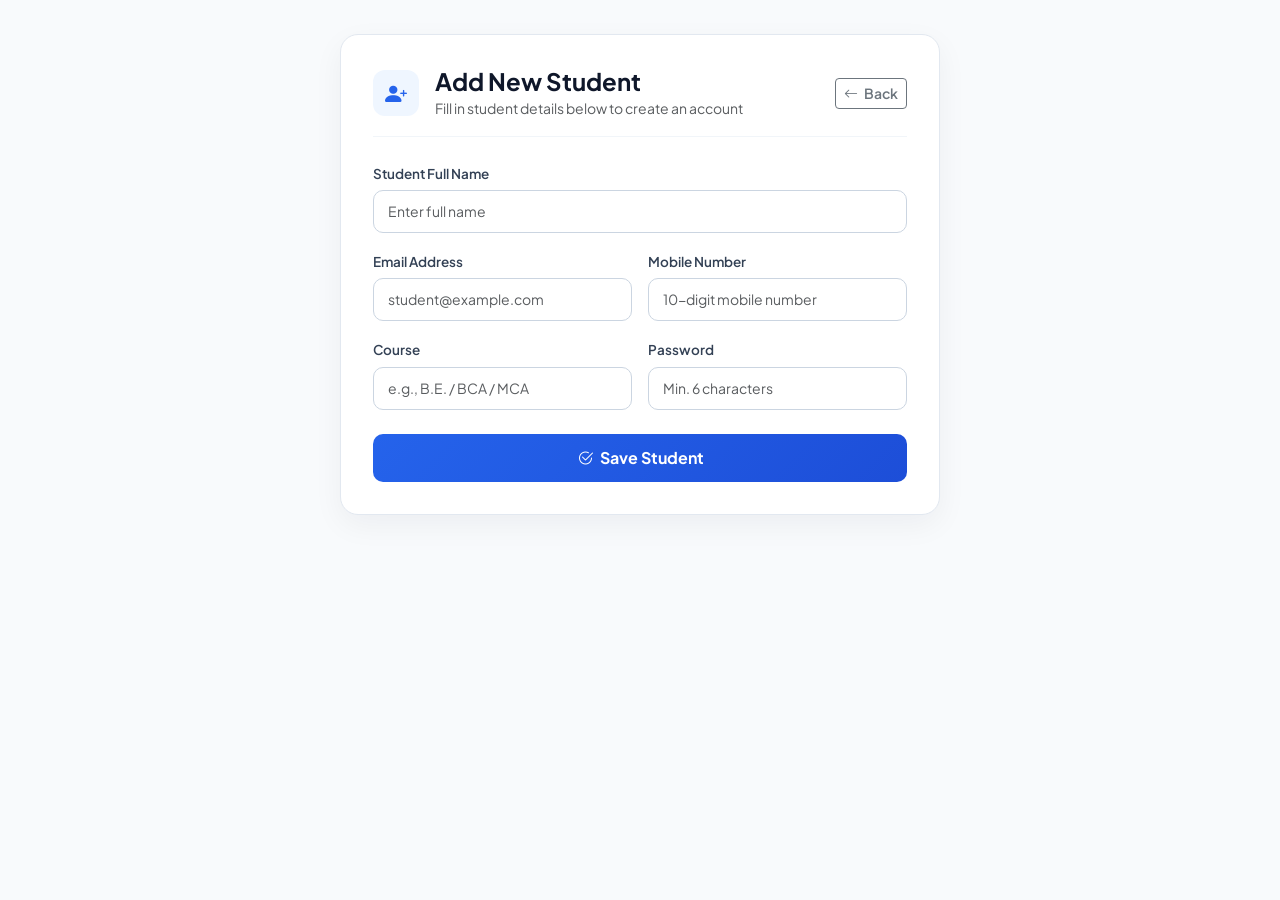
<file: src/main/webapp/Registration.html>
<!DOCTYPE html>
<html lang="en">
<head>
<meta charset="UTF-8">
<meta name="viewport" content="width=device-width, initial-scale=1.0">
<title>Register Student</title>
<link href="https://fonts.googleapis.com/css2?family=Plus+Jakarta+Sans:wght@400;500;600;700&display=swap" rel="stylesheet">
<link href="https://cdn.jsdelivr.net/npm/bootstrap@5.3.0/dist/css/bootstrap.min.css" rel="stylesheet">
<link rel="stylesheet" href="https://cdn.jsdelivr.net/npm/bootstrap-icons@1.11.3/font/bootstrap-icons.min.css">
<style>
body {
    background: #f8fafc;
    font-family: 'Plus Jakarta Sans', sans-serif;
    padding: 24px;
    color: #0f172a;
}
.reg-card {
    max-width: 600px;
    margin: 10px auto;
    background: #ffffff;
    border-radius: 18px;
    padding: 32px;
    border: 1px solid #e2e8f0;
    box-shadow: 0 10px 30px rgba(15, 23, 42, 0.05);
}
.card-header-box {
    display: flex;
    justify-content: space-between;
    align-items: center;
    gap: 14px;
    margin-bottom: 24px;
    padding-bottom: 16px;
    border-bottom: 1px solid #f1f5f9;
}
.header-icon {
    width: 46px;
    height: 46px;
    border-radius: 12px;
    background: #eff6ff;
    color: #2563eb;
    display: flex;
    align-items: center;
    justify-content: center;
    font-size: 22px;
}
.form-label {
    font-weight: 600;
    font-size: 13.5px;
    color: #334155;
    margin-bottom: 6px;
}
.form-control {
    border-radius: 10px;
    padding: 10px 14px;
    border: 1px solid #cbd5e1;
    font-size: 14px;
}
.form-control:focus {
    border-color: #2563eb;
    box-shadow: 0 0 0 3px rgba(37, 99, 235, 0.12);
}
.btn-submit {
    background: linear-gradient(135deg, #2563eb, #1d4ed8);
    color: #ffffff;
    border: none;
    padding: 12px 20px;
    border-radius: 10px;
    font-weight: 700;
    width: 100%;
    transition: 0.2s;
}
.btn-submit:hover {
    opacity: 0.95;
    color: #fff;
}
@media (max-width: 576px) {
    body {
        padding: 12px;
    }
    .reg-card {
        padding: 20px 16px;
        border-radius: 14px;
    }
    .card-header-box {
        flex-wrap: wrap;
    }
}
</style>
</head>
<body>

<div class="reg-card">
    <div class="card-header-box">
        <div class="d-flex align-items-center gap-3">
            <div class="header-icon"><i class="bi bi-person-plus-fill"></i></div>
            <div>
                <h4 class="fw-bold m-0">Add New Student</h4>
                <span class="text-muted small">Fill in student details below to create an account</span>
            </div>
        </div>
        <a href="viewStudents" class="btn btn-outline-secondary btn-sm fw-semibold">
            <i class="bi bi-arrow-left me-1"></i> Back
        </a>
    </div>

    <div id="alertBox"></div>

    <form action="register" method="post" onsubmit="return validateForm()">
        <div class="mb-3">
            <label class="form-label">Student Full Name</label>
            <input type="text" name="studentName" class="form-control" placeholder="Enter full name" required>
        </div>

        <div class="row g-3 mb-3">
            <div class="col-sm-6">
                <label class="form-label">Email Address</label>
                <input type="email" name="email" class="form-control" placeholder="student@example.com" required>
            </div>
            <div class="col-sm-6">
                <label class="form-label">Mobile Number</label>
                <input type="tel" name="mobile" maxlength="10" pattern="[0-9]{10}" class="form-control" placeholder="10-digit mobile number" required>
            </div>
        </div>

        <div class="row g-3 mb-4">
            <div class="col-sm-6">
                <label class="form-label">Course</label>
                <input type="text" name="course" class="form-control" placeholder="e.g., B.E. / BCA / MCA" required>
            </div>
            <div class="col-sm-6">
                <label class="form-label">Password</label>
                <input type="password" name="password" minlength="6" class="form-control" placeholder="Min. 6 characters" required>
            </div>
        </div>

        <button class="btn-submit" type="submit">
            <i class="bi bi-check2-circle me-1"></i> Save Student
        </button>
    </form>
</div>

<script>
const params = new URLSearchParams(window.location.search);
if (params.get('msg') === 'Success') {
    document.getElementById('alertBox').innerHTML = '<div class="alert alert-success py-2 small fw-semibold"><i class="bi bi-check-circle-fill me-1"></i> Student added successfully! <a href="viewStudents" class="ms-2 fw-bold">View List</a></div>';
} else if (params.get('msg') === 'Failed') {
    document.getElementById('alertBox').innerHTML = '<div class="alert alert-danger py-2 small fw-semibold"><i class="bi bi-exclamation-triangle-fill me-1"></i> Registration failed. Email may already exist.</div>';
}
</script>
<script src="JS/registration.js"></script>
</body>
</html>
</file>
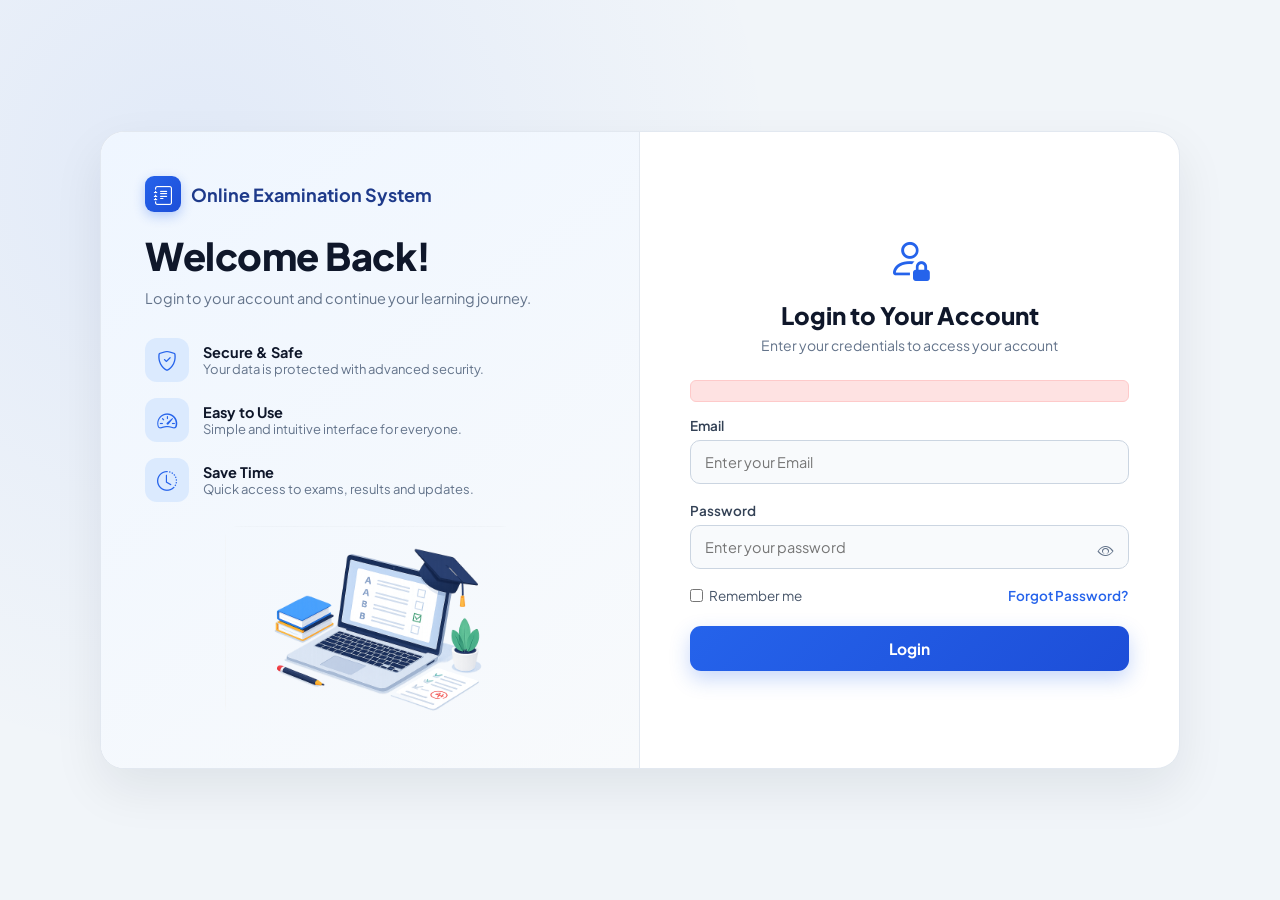
<file: src/main/webapp/StudLogin.html>
<!DOCTYPE html>
<html lang="en">

<head>

<meta charset="UTF-8">
<meta name="viewport" content="width=device-width, initial-scale=1.0">

<title>Student Login</title>

<link rel="stylesheet"
href="https://cdn.jsdelivr.net/npm/bootstrap-icons@1.11.3/font/bootstrap-icons.min.css">

<link rel="stylesheet" href="CSS/StudLogin.css">

</head>

<body>

<div class="container">

    <!-- LEFT SIDE -->

    <div class="left">

        <div>

            <div class="logo">

                <div class="logo-i">
                    <i class="bi bi-journal-text"></i>
                </div>

                Online Examination System

            </div>

            <div class="welcome">

                <h1>Welcome Back!</h1>

                <p>
                    Login to your account and continue your learning journey.
                </p>

            </div>

            <div class="features">

                <div class="feature">

                    <div class="icon-box">
                        <i class="bi bi-shield-check"></i>
                    </div>

                    <div class="feature-text">
                        <b>Secure & Safe</b>
                        <p>Your data is protected with advanced security.</p>
                    </div>

                </div>

                <div class="feature">

                    <div class="icon-box">
                        <i class="bi bi-speedometer2"></i>
                    </div>

                    <div class="feature-text">
                        <b>Easy to Use</b>
                        <p>Simple and intuitive interface for everyone.</p>
                    </div>

                </div>

                <div class="feature">

                    <div class="icon-box">
                        <i class="bi bi-clock-history"></i>
                    </div>

                    <div class="feature-text">
                        <b>Save Time</b>
                        <p>Quick access to exams, results and updates.</p>
                    </div>

                </div>

            </div>

        </div>

        <div class="bottom-img">

            <img src="IMG/contentImg.png" alt="student">

        </div>

    </div>

    <!-- RIGHT SIDE -->

    <div class="right">

        <div class="login-icon" style="text-align:center; margin-bottom:15px;">

            <i class="bi bi-person-lock"
            style="font-size:45px; color:#2563eb;"></i>

        </div>

        <h2>Login to Your Account</h2>

        <p>
            Enter your credentials to access your account
        </p>

        <!-- FORM -->

        <form action="login" method="post" onsubmit="return validateForm()">

            <!-- ERROR MESSAGE -->

            <!-- <p id="errorMsg"
            style="color:red; text-align:center; margin-bottom:15px;">
            </p>-->
            
            <p id="errorMsg"
   style="display:none;
          color:#dc2626;
          background:#fee2e2;
          border:1px solid #fecaca;
          padding:10px;
          border-radius:6px;
          text-align:center;
          margin-bottom:15px;">
</p>

            <!-- EMAIL -->

            <div class="input-box">

                <label>Email</label>

                <input type="email"
                id="email"
                name="email"
                placeholder="Enter your Email">

            </div>

            <!-- PASSWORD -->

            <div class="input-box">

                <label>Password</label>

                <div style="position:relative;">

                    <input type="password"
                    id="password"
                    name="password"
                    placeholder="Enter your password">

                    <i class="bi bi-eye"
                    onclick="togglePassword()"
                    style="
                    position:absolute;
                    right:15px;
                    top:15px;
                    cursor:pointer;
                    color:#64748b;
                    ">
                    </i>

                </div>

            </div>

            <!-- REMEMBER -->

            <div class="remember">

                <label>
                    <input type="checkbox">
                    Remember me
                </label>

                <a href="#">Forgot Password?</a>

            </div>

            <!-- BUTTON -->

            <button type="submit" class="btn">

                Login

            </button>

        </form>

        <!-- REGISTER -->

       <!-- <div class="register">

            Don’t have an account?

            <a href="Registration.html">
                Create one
            </a>-->

        </div>

    </div>

</div>

<!-- JAVASCRIPT -->

<script>

function togglePassword() {

    let pass = document.getElementById("password");

    if(pass.type === "password") {

        pass.type = "text";

    } else {

        pass.type = "password";
    }
}

function validateForm() {

    let email = document.getElementById("email").value;

    let password = document.getElementById("password").value;

    if(email == "") {

        alert("Email is Required");
        return false;
    }

    if(password == "") {

        alert("Password is Required");
        return false;
    }

    return true;
}

/* ERROR MESSAGE FROM SERVLET */

const params = new URLSearchParams(window.location.search);

const error = params.get("error");

if(error) {

    document.getElementById("errorMsg").innerHTML = error;
}

</script>

</body>
</html>
</file>
<file: src/main/webapp/CSS/AdminLogin.css>
@charset "UTF-8";
@import url('https://fonts.googleapis.com/css2?family=Plus+Jakarta+Sans:wght@400;500;600;700;800&display=swap');

* {
    margin: 0;
    padding: 0;
    box-sizing: border-box;
    font-family: 'Plus Jakarta Sans', Arial, sans-serif;
}

body {
    min-height: 100vh;
    display: flex;
    justify-content: center;
    align-items: center;
    background: radial-gradient(circle at 15% 20%, rgba(37, 99, 235, 0.08) 0%, transparent 45%), #f1f5f9;
    padding: 20px;
}

.container {
    width: 100%;
    max-width: 1080px;
    min-height: 620px;
    display: flex;
    background: #ffffff;
    border-radius: 24px;
    overflow: hidden;
    border: 1px solid #e2e8f0;
    box-shadow: 0 20px 50px rgba(15, 23, 42, 0.08);
}

/* LEFT SIDE */
.left {
    width: 50%;
    background: linear-gradient(145deg, #eff6ff 0%, #f8fafc 100%);
    padding: 44px;
    display: flex;
    flex-direction: column;
    justify-content: space-between;
    border-right: 1px solid #e2e8f0;
}

.logo {
    font-weight: 700;
    color: #1e3a8a;
    font-size: 18px;
    display: flex;
    align-items: center;
    gap: 10px;
}

.logo .logo-i {
    background: linear-gradient(135deg, #2563eb, #1d4ed8);
    color: #ffffff;
    height: 36px;
    width: 36px;
    border-radius: 9px;
    display: flex;
    align-items: center;
    justify-content: center;
    flex-shrink: 0;
    box-shadow: 0 4px 12px rgba(37, 99, 235, 0.3);
}

.logo i {
    font-size: 19px;
    color: #ffffff;
}

.welcome h1 {
    font-size: clamp(24px, 3vw, 38px);
    color: #0f172a;
    font-weight: 800;
    margin-top: 20px;
    letter-spacing: -0.5px;
}

.welcome p {
    margin-top: 8px;
    color: #64748b;
    font-size: 14.5px;
    line-height: 1.6;
}

.features {
    margin-top: 28px;
    display: flex;
    flex-direction: column;
    gap: 16px;
}

.feature {
    display: flex;
    align-items: center;
    gap: 14px;
}

.icon-box {
    width: 44px;
    height: 44px;
    background: #dbeafe;
    display: flex;
    justify-content: center;
    align-items: center;
    border-radius: 12px;
    font-size: 20px;
    color: #2563eb;
    flex-shrink: 0;
}

.feature-text b {
    display: block;
    color: #0f172a;
    font-size: 14.5px;
    font-weight: 700;
}

.feature-text p {
    margin: 0;
    color: #64748b;
    font-size: 13px;
}

.bottom-img {
    margin-top: 24px;
    text-align: center;
}

.bottom-img img {
    width: 100%;
    max-width: 290px;
    height: auto;
    border-radius: 14px;
}

/* RIGHT SIDE */
.right {
    width: 50%;
    padding: 48px 50px;
    display: flex;
    flex-direction: column;
    justify-content: center;
}

.right .login-icon {
    width: 64px;
    height: 64px;
    background: #eff6ff;
    border: 1px solid #bfdbfe;
    border-radius: 18px;
    display: flex;
    align-items: center;
    justify-content: center;
    box-shadow: 0 8px 20px rgba(37, 99, 235, 0.12);
    margin: 0 auto 16px auto;
}

.right .login-icon i {
    font-size: 32px;
    color: #2563eb;
}

.right h2 {
    text-align: center;
    margin-bottom: 6px;
    margin-top: 4px;
    font-weight: 800;
    color: #0f172a;
    font-size: 24px;
}

.right p {
    text-align: center;
    color: #64748b;
    margin-bottom: 26px;
    font-size: 14px;
}

#errorMsg:not(:empty) {
    display: block !important;
    background: #fef2f2;
    color: #dc2626 !important;
    border: 1px solid #fecaca;
    padding: 10px 14px;
    border-radius: 10px;
    font-size: 13.5px;
    font-weight: 600;
}

.input-box {
    margin-bottom: 18px;
}

.input-box label {
    font-size: 13.5px;
    font-weight: 600;
    color: #334155;
    display: block;
    margin-bottom: 6px;
}

.input-box input {
    width: 100%;
    padding: 12px 14px;
    border: 1px solid #cbd5e1;
    border-radius: 10px;
    outline: none;
    font-size: 14.5px;
    transition: all 0.2s ease;
    background: #f8fafc;
}

.input-box input:focus {
    background: #ffffff;
    border-color: #2563eb;
    box-shadow: 0 0 0 3px rgba(37, 99, 235, 0.15);
}

.remember {
    display: flex;
    justify-content: space-between;
    align-items: center;
    font-size: 13.5px;
    margin: 10px 0 22px;
    color: #475569;
    gap: 10px;
    flex-wrap: wrap;
}

.remember label {
    display: inline-flex;
    align-items: center;
    gap: 6px;
    cursor: pointer;
}

.remember a {
    color: #2563eb;
    text-decoration: none;
    font-weight: 600;
}

.btn {
    width: 100%;
    padding: 13px;
    border: none;
    background: linear-gradient(135deg, #2563eb, #1d4ed8);
    color: white;
    border-radius: 11px;
    font-size: 15.5px;
    font-weight: 700;
    cursor: pointer;
    box-shadow: 0 8px 20px rgba(37, 99, 235, 0.25);
    transition: all 0.2s ease;
}

.btn:hover {
    transform: translateY(-1px);
    box-shadow: 0 12px 24px rgba(37, 99, 235, 0.35);
}

.register {
    text-align: center;
    margin-top: 18px;
    font-size: 14px;
    color: #64748b;
}

.register a {
    color: #2563eb;
    text-decoration: none;
    font-weight: 600;
}

.register a:hover {
    text-decoration: underline;
}

/* RESPONSIVE */
@media (max-width: 900px) {
    .container {
        flex-direction: column;
        min-height: auto;
        max-width: 540px;
    }

    .left {
        width: 100%;
        padding: 28px 28px 24px 28px;
        border-right: none;
        border-bottom: 1px solid #e2e8f0;
    }

    .bottom-img {
        display: none;
    }

    .right {
        width: 100%;
        padding: 32px 28px;
    }
}

@media (max-width: 500px) {
    body {
        padding: 12px;
    }

    .container {
        border-radius: 18px;
    }

    .left {
        padding: 22px 20px;
    }

    .features {
        margin-top: 18px;
        gap: 12px;
    }

    .right {
        padding: 24px 20px;
    }

    .right h2 {
        font-size: 21px;
    }
}
</file>
<file: src/main/webapp/CSS/StudLogin.css>
@charset "UTF-8";
@import url('https://fonts.googleapis.com/css2?family=Plus+Jakarta+Sans:wght@400;500;600;700;800&display=swap');

* {
    margin: 0;
    padding: 0;
    box-sizing: border-box;
    font-family: 'Plus Jakarta Sans', Arial, sans-serif;
}

body {
    min-height: 100vh;
    display: flex;
    justify-content: center;
    align-items: center;
    background: radial-gradient(circle at 15% 20%, rgba(37, 99, 235, 0.08) 0%, transparent 45%), #f1f5f9;
    padding: 20px;
}

.container {
    width: 100%;
    max-width: 1080px;
    min-height: 620px;
    display: flex;
    background: #ffffff;
    border-radius: 24px;
    overflow: hidden;
    border: 1px solid #e2e8f0;
    box-shadow: 0 20px 50px rgba(15, 23, 42, 0.08);
}

/* LEFT SIDE */
.left {
    width: 50%;
    background: linear-gradient(145deg, #eff6ff 0%, #f8fafc 100%);
    padding: 44px;
    display: flex;
    flex-direction: column;
    justify-content: space-between;
    border-right: 1px solid #e2e8f0;
}

.logo {
    font-weight: 700;
    color: #1e3a8a;
    font-size: 18px;
    display: flex;
    align-items: center;
    gap: 10px;
}

.logo .logo-i {
    background: linear-gradient(135deg, #2563eb, #1d4ed8);
    color: #ffffff;
    height: 36px;
    width: 36px;
    border-radius: 9px;
    display: flex;
    align-items: center;
    justify-content: center;
    flex-shrink: 0;
    box-shadow: 0 4px 12px rgba(37, 99, 235, 0.3);
}

.logo i {
    font-size: 19px;
    color: #ffffff;
}

.welcome h1 {
    font-size: clamp(24px, 3vw, 38px);
    color: #0f172a;
    font-weight: 800;
    margin-top: 20px;
    letter-spacing: -0.5px;
}

.welcome p {
    margin-top: 8px;
    color: #64748b;
    font-size: 14.5px;
    line-height: 1.6;
}

.features {
    margin-top: 28px;
    display: flex;
    flex-direction: column;
    gap: 16px;
}

.feature {
    display: flex;
    align-items: center;
    gap: 14px;
}

.icon-box {
    width: 44px;
    height: 44px;
    background: #dbeafe;
    display: flex;
    justify-content: center;
    align-items: center;
    border-radius: 12px;
    font-size: 20px;
    color: #2563eb;
    flex-shrink: 0;
}

.feature-text b {
    display: block;
    color: #0f172a;
    font-size: 14.5px;
    font-weight: 700;
}

.feature-text p {
    margin: 0;
    color: #64748b;
    font-size: 13px;
}

.bottom-img {
    margin-top: 24px;
    text-align: center;
}

.bottom-img img {
    width: 100%;
    max-width: 290px;
    height: auto;
    border-radius: 14px;
}

/* RIGHT SIDE */
.right {
    width: 50%;
    padding: 48px 50px;
    display: flex;
    flex-direction: column;
    justify-content: center;
}

.right h2 {
    text-align: center;
    margin-bottom: 6px;
    font-weight: 800;
    color: #0f172a;
    font-size: 24px;
}

.right p {
    text-align: center;
    color: #64748b;
    margin-bottom: 26px;
    font-size: 14px;
}

#errorMsg:not(:empty) {
    display: block !important;
}

.input-box {
    margin-bottom: 18px;
}

.input-box label {
    font-size: 13.5px;
    font-weight: 600;
    color: #334155;
    display: block;
    margin-bottom: 6px;
}

.input-box input {
    width: 100%;
    padding: 12px 14px;
    border: 1px solid #cbd5e1;
    border-radius: 10px;
    outline: none;
    font-size: 14.5px;
    transition: all 0.2s ease;
    background: #f8fafc;
}

.input-box input:focus {
    background: #ffffff;
    border-color: #2563eb;
    box-shadow: 0 0 0 3px rgba(37, 99, 235, 0.15);
}

.remember {
    display: flex;
    justify-content: space-between;
    align-items: center;
    font-size: 13.5px;
    margin: 10px 0 22px;
    color: #475569;
    gap: 10px;
    flex-wrap: wrap;
}

.remember label {
    display: inline-flex;
    align-items: center;
    gap: 6px;
    cursor: pointer;
}

.remember a {
    color: #2563eb;
    text-decoration: none;
    font-weight: 600;
}

.btn {
    width: 100%;
    padding: 13px;
    border: none;
    background: linear-gradient(135deg, #2563eb, #1d4ed8);
    color: white;
    border-radius: 11px;
    font-size: 15.5px;
    font-weight: 700;
    cursor: pointer;
    box-shadow: 0 8px 20px rgba(37, 99, 235, 0.25);
    transition: all 0.2s ease;
}

.btn:hover {
    transform: translateY(-1px);
    box-shadow: 0 12px 24px rgba(37, 99, 235, 0.35);
}

.register {
    text-align: center;
    margin-top: 18px;
    font-size: 14px;
    color: #64748b;
}

.register a {
    color: #2563eb;
    text-decoration: none;
    font-weight: 600;
}

.register a:hover {
    text-decoration: underline;
}

/* RESPONSIVE */
@media (max-width: 900px) {
    .container {
        flex-direction: column;
        min-height: auto;
        max-width: 540px;
    }

    .left {
        width: 100%;
        padding: 28px 28px 24px 28px;
        border-right: none;
        border-bottom: 1px solid #e2e8f0;
    }

    .bottom-img {
        display: none;
    }

    .right {
        width: 100%;
        padding: 32px 28px;
    }
}

@media (max-width: 500px) {
    body {
        padding: 12px;
    }

    .container {
        border-radius: 18px;
    }

    .left {
        padding: 22px 20px;
    }

    .features {
        margin-top: 18px;
        gap: 12px;
    }

    .right {
        padding: 24px 20px;
    }

    .right h2 {
        font-size: 21px;
    }
}
</file>
